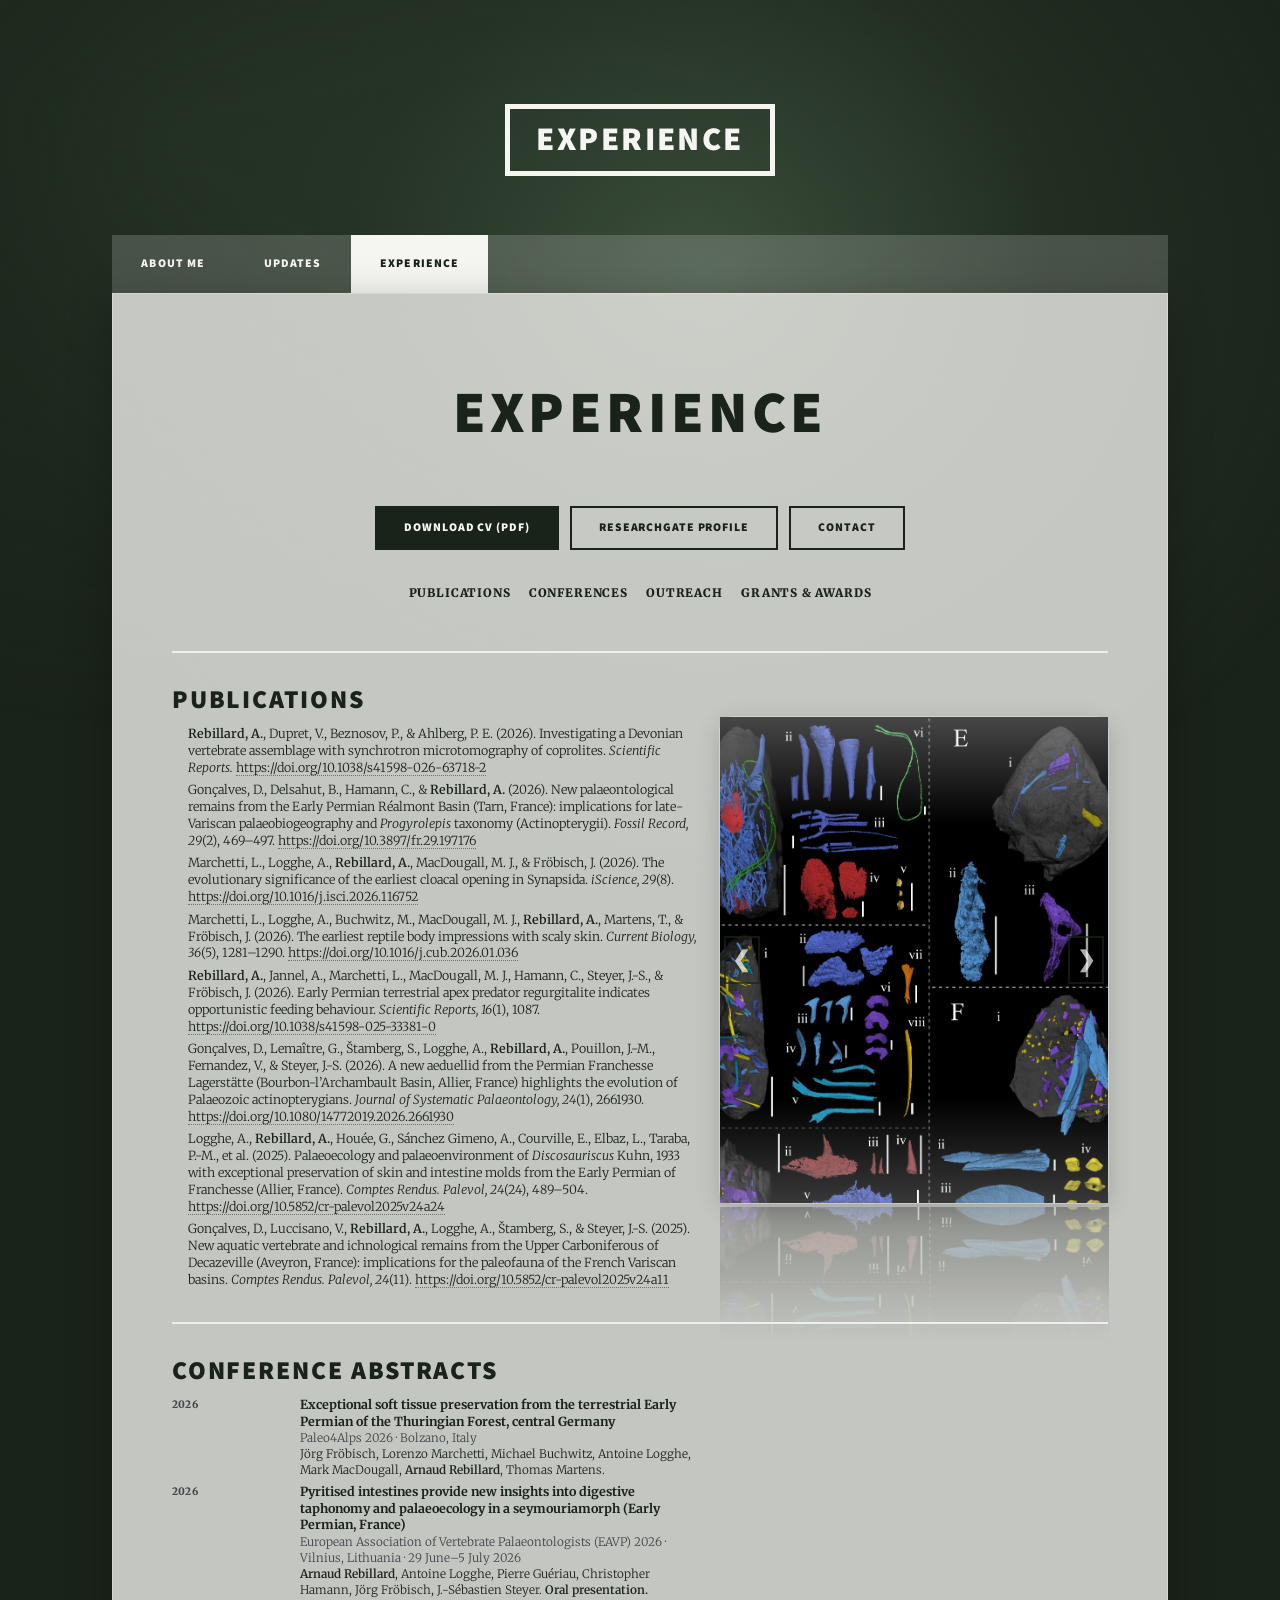
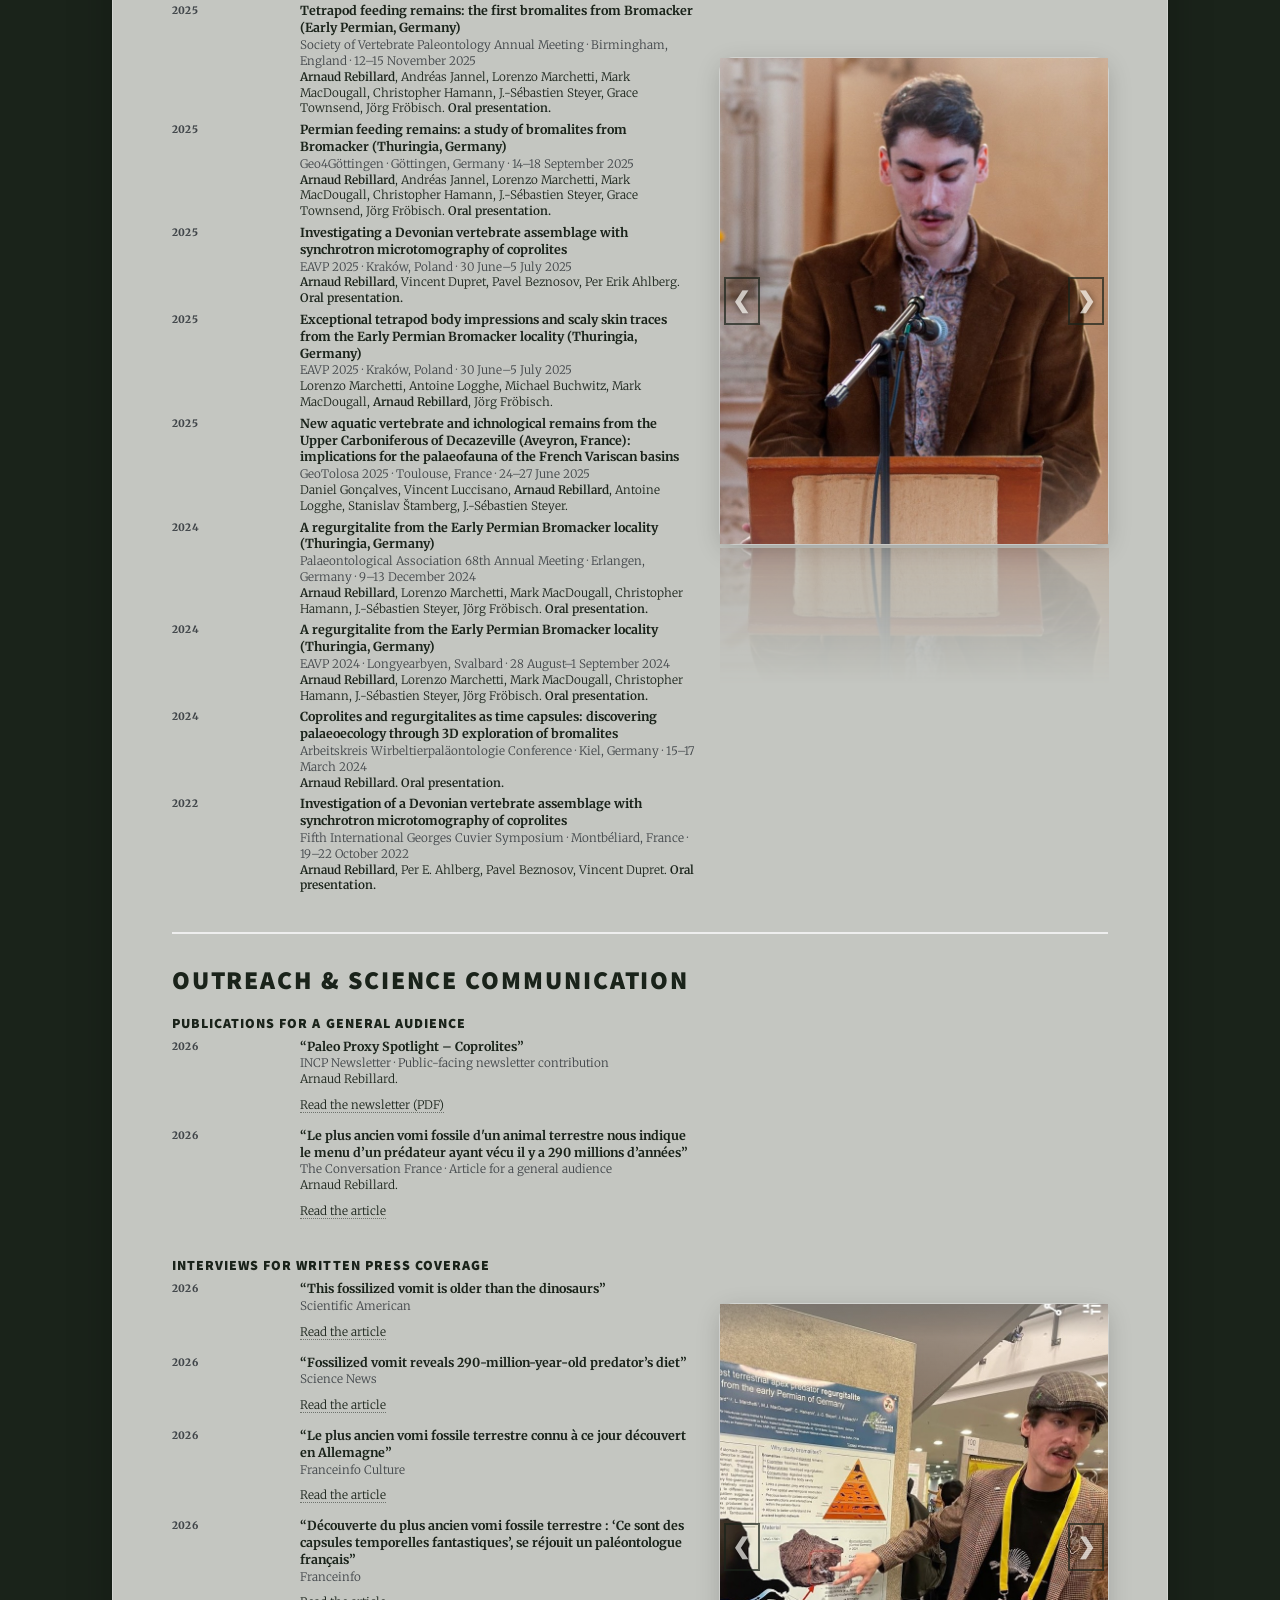
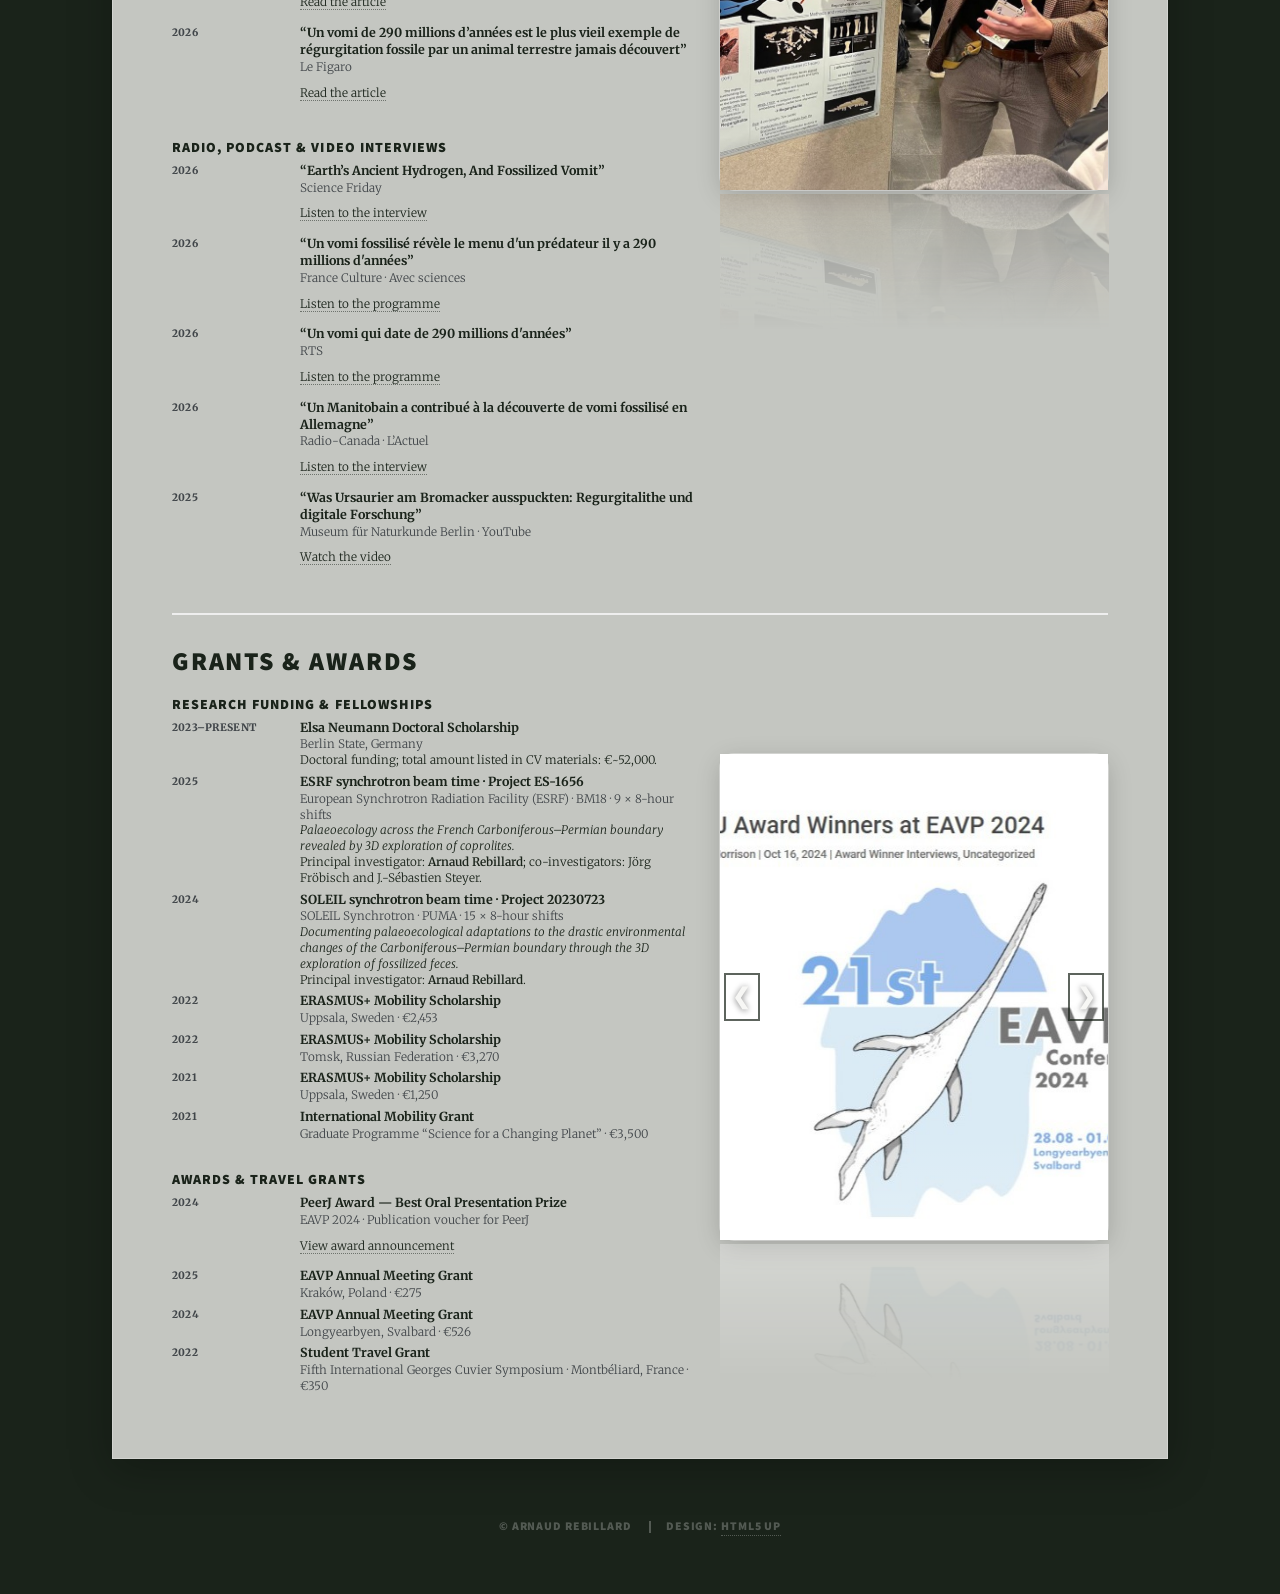
<file: experience.html>
<!DOCTYPE HTML>
<!--
    Academic CV / Experience page adapted for the Massively template.
    Template: Massively by HTML5 UP (CCA 3.0)
-->
<html lang="en">
<head>
    <title>Experience | Arnaud Rebillard</title>
    <meta charset="utf-8" />
    <meta name="viewport" content="width=device-width, initial-scale=1, user-scalable=no" />
    <link rel="stylesheet" href="assets/css/main.css" />
    <noscript><link rel="stylesheet" href="assets/css/noscript.css" /></noscript>

    <!-- Page-specific styles: these do not change the rest of the website. -->
    <style>
        .cv-intro { text-align: center; max-width: 760px; margin: 0 auto 3rem; }
        .cv-intro p { margin-bottom: 1.25rem; }
        .cv-actions { display: flex; justify-content: center; flex-wrap: wrap; gap: .75rem; }
        .cv-section { padding-top: 2.25rem; margin-top: 2.25rem; border-top: 2px solid #eeeeee; }
        .cv-section > p.section-intro, .publications-text > p.section-intro { margin-top: -0.75rem; color: #646d75; }
        .cv-entry { display: grid; grid-template-columns: 150px minmax(0, 1fr); gap: 1.5rem; padding: 1.25rem 0; border-bottom: 1px solid #e5e5e5; }
        .cv-entry:last-child { border-bottom: 0; }
        .cv-date { color: #404549; font-size: .85rem; font-weight: 800; letter-spacing: .06em; text-transform: uppercase; }
        .cv-entry h3 { margin: 0 0 .35rem; }
        .cv-entry .cv-meta { margin: 0 0 .6rem; color: #404549; font-size: .92rem; }
        .cv-entry p:last-child { margin-bottom: 0; }
        .cv-tags { display: flex; flex-wrap: wrap; gap: .5rem; padding: 0; list-style: none; margin: 1rem 0 0; }
        .cv-tags li { border: 1px solid #d9d9d9; padding: .35rem .65rem; font-size: .8rem; letter-spacing: .03em; }
        .publication-list { list-style: none; padding: 0; margin: 0; }
        .publication-list li { padding: 1.25rem 0; border-bottom: 1px solid #e5e5e5; }
        .publication-list li:last-child { border-bottom: 0; }
        .publication-list h3 { margin-bottom: .35rem; font-size: 1.05rem; }
        .publication-list p { margin: 0 0 .45rem; }
        .pub-meta { color: #717981; font-size: .9rem; }
        .cv-note { padding: 1rem 1.25rem; border-left: 4px solid #717981; background: rgba(144,144,144,.08); }
        .cv-subnav { display: flex; flex-wrap: wrap; justify-content: center; gap: .5rem 1.25rem; margin: 2rem 0 0; }
        .cv-subnav a { font-size: .8rem; font-weight: 900; letter-spacing: .07em; text-transform: uppercase; border-bottom: 0; }

        /* Narrower date column inside the left text column (carousel layout) */
        .publications-text .cv-entry { grid-template-columns: 110px minmax(0, 1fr); gap: 1.25rem; }

        @media screen and (max-width: 736px) {
            .cv-entry, .publications-text .cv-entry { grid-template-columns: 1fr; gap: .35rem; }
            .cv-date { margin-bottom: .15rem; }
        }
    </style>
</head>
<body class="is-preload">
<div id="wrapper">

    <header id="header">
        <a href="index.html" class="logo">Experience</a>
    </header>

    <nav id="nav">
        <ul class="links">
            <li><a href="index.html">About me</a></li>
            <li><a href="updates.html">Updates</a></li>
            <li class="active"><a href="experience.html">Experience</a></li>
        </ul>
        <ul class="icons">
            <li>
                <a href="https://www.researchgate.net/profile/Arnaud-Rebillard-3?ev=hdr_xprf"
                   target="_blank" rel="noopener noreferrer" class="icon brands fa-researchgate">
                    <span class="label">ResearchGate</span>
                </a>
            </li>
            <li>
                <a href="https://www.instagram.com/arnaud.rebillard.45/"
                   target="_blank" rel="noopener noreferrer" class="icon brands fa-instagram">
                    <span class="label">Instagram</span>
                </a>
            </li>
            <li>
                <a href="https://bsky.app/profile/arnaudrebillard.bsky.social"
                   target="_blank" rel="noopener noreferrer" class="icon brands fa-bluesky">
                    <span class="label">Bluesky</span>
                </a>
            </li>
            <li>
                <a href="https://www.linkedin.com/in/arnaud-rebillard-0517931b9/"
                   target="_blank" rel="noopener noreferrer" class="icon brands fa-linkedin">
                    <span class="label">LinkedIn</span>
                </a>
            </li>
            <li>
                <a href="mailto:arnaud.rebillard@mfn.berlin" class="icon solid fa-envelope">
                    <span class="label">Email</span>
                </a>
            </li>
        </ul>
    </nav>

    <div id="main">
        <section class="post">

            <header class="major">
                <h1>Experience</h1>
            </header>

            <div class="cv-intro">

                <div class="cv-actions">
                    <!-- Add your PDF to the website folder and update this path. -->
                    <a href="files/LATEST_Curriculum Vitae_A_REBILLARD2.pdf" target="_blank" class="button primary icon solid fa-download">Download CV (PDF)</a>
                    <a href="https://www.researchgate.net/profile/Arnaud-Rebillard-3?ev=hdr_xprf"
                       target="_blank" rel="noopener noreferrer" class="button">ResearchGate profile</a>
                    <a href="mailto:arnaud.rebillard@mfn.berlin" target="_blank" class="button">Contact</a>
                </div>
                <nav class="cv-subnav" aria-label="On this page">
                    <a href="#publications">Publications</a>
                    <a href="#conferences">Conferences</a>
                    <a href="#outreach">Outreach</a>
                    <a href="#grants-awards">Grants &amp; awards</a>
                </nav>
            </div>


            <!-- ===================== PUBLICATIONS ===================== -->
            <section id="publications" class="cv-section publications-layout">

                <div class="publications-text">
                    <h2>Publications</h2>

                    <ol class="publication-list">

                        <li>
                            <strong>Rebillard, A.</strong>, Dupret, V., Beznosov, P., &amp; Ahlberg, P. E. (2026).
                            Investigating a Devonian vertebrate assemblage with synchrotron
                            microtomography of coprolites.
                            <em>Scientific Reports.</em>
                            <a href="https://doi.org/10.1038/s41598-026-63718-2"
                            target="_blank" rel="noopener noreferrer">https://doi.org/10.1038/s41598-026-63718-2</a>
                        </li>

                        <li>
                            Gonçalves, D., Delsahut, B., Hamann, C., &amp;
                            <strong>Rebillard, A.</strong> (2026).
                            New palaeontological remains from the Early Permian Réalmont Basin
                            (Tarn, France): implications for late-Variscan palaeobiogeography
                            and <em>Progyrolepis</em> taxonomy (Actinopterygii).
                            <em>Fossil Record, 29</em>(2), 469–497.
                            <a href="https://doi.org/10.3897/fr.29.197176"
                            target="_blank" rel="noopener noreferrer">https://doi.org/10.3897/fr.29.197176</a>
                        </li>

                        <li>
                            Marchetti, L., Logghe, A., <strong>Rebillard, A.</strong>,
                            MacDougall, M. J., &amp; Fröbisch, J. (2026).
                            The evolutionary significance of the earliest cloacal opening in Synapsida.
                            <em>iScience, 29</em>(8).
                            <a href="https://doi.org/10.1016/j.isci.2026.116752" target="_blank" rel="noopener noreferrer">https://doi.org/10.1016/j.isci.2026.116752</a>
                        </li>

                        <li>
                            Marchetti, L., Logghe, A., Buchwitz, M., MacDougall, M. J.,
                            <strong>Rebillard, A.</strong>, Martens, T., &amp; Fröbisch, J. (2026).
                            The earliest reptile body impressions with scaly skin.
                            <em>Current Biology, 36</em>(5), 1281–1290.
                            <a href="https://doi.org/10.1016/j.cub.2026.01.036" target="_blank" rel="noopener noreferrer">https://doi.org/10.1016/j.cub.2026.01.036</a>
                        </li>

                        <li>
                            <strong>Rebillard, A.</strong>, Jannel, A., Marchetti, L.,
                            MacDougall, M. J., Hamann, C., Steyer, J.-S., &amp; Fröbisch, J. (2026).
                            Early Permian terrestrial apex predator regurgitalite indicates
                            opportunistic feeding behaviour.
                            <em>Scientific Reports, 16</em>(1), 1087.
                            <a href="https://doi.org/10.1038/s41598-025-33381-0"
                            target="_blank" rel="noopener noreferrer">https://doi.org/10.1038/s41598-025-33381-0</a>
                        </li>

                        <li>
                            Gonçalves, D., Lemaître, G., Štamberg, S., Logghe, A.,
                            <strong>Rebillard, A.</strong>, Pouillon, J.-M., Fernandez, V.,
                            &amp; Steyer, J.-S. (2026).
                            A new aeduellid from the Permian Franchesse Lagerstätte
                            (Bourbon-l’Archambault Basin, Allier, France) highlights the
                            evolution of Palaeozoic actinopterygians.
                            <em>Journal of Systematic Palaeontology, 24</em>(1), 2661930.
                            <a href="https://doi.org/10.1080/14772019.2026.2661930" target="_blank" rel="noopener noreferrer">https://doi.org/10.1080/14772019.2026.2661930</a>
                        </li>

                        <li>
                            Logghe, A., <strong>Rebillard, A.</strong>, Houée, G.,
                            Sánchez Gimeno, A., Courville, E., Elbaz, L., Taraba, P.-M., et al. (2025).
                            Palaeoecology and palaeoenvironment of <em>Discosauriscus</em>
                            Kuhn, 1933 with exceptional preservation of skin and intestine molds
                            from the Early Permian of Franchesse (Allier, France).
                            <em>Comptes Rendus. Palevol, 24</em>(24), 489–504.
                            <a href="https://doi.org/10.5852/cr-palevol2025v24a24" target="_blank" rel="noopener noreferrer">https://doi.org/10.5852/cr-palevol2025v24a24</a>
                        </li>

                        <li>
                            Gonçalves, D., Luccisano, V., <strong>Rebillard, A.</strong>,
                            Logghe, A., Štamberg, S., &amp; Steyer, J.-S. (2025).
                            New aquatic vertebrate and ichnological remains from the Upper
                            Carboniferous of Decazeville (Aveyron, France): implications for the
                            paleofauna of the French Variscan basins.
                            <em>Comptes Rendus. Palevol, 24</em>(11).
                            <a href="https://doi.org/10.5852/cr-palevol2025v24a11" target="_blank" rel="noopener noreferrer">https://doi.org/10.5852/cr-palevol2025v24a11</a>
                        </li>

                    </ol>
                </div>

                <div class="publication-carousel" aria-label="Palaeontological photography">
                    <div class="carousel-track">
                        <img src="images/carouselSula1.jpg" alt="Fossil specimen photograph" class="carousel-image active">
                        <img src="images/carouselcloaca.jpg" alt="Palaeontological specimen" class="carousel-image">
                        <img src="images/carouselRegurg.jpg" alt="Fossil close-up" class="carousel-image">
                        <img src="images/carouselSula2.jpg" alt="Fossil close-up" class="carousel-image">
                        <img src="images/carouselregurg2.jpg" alt="Fossil close-up" class="carousel-image">
                    </div>
                    <button type="button" class="carousel-arrow carousel-prev" aria-label="Previous photo">&#10094;</button>
                    <button type="button" class="carousel-arrow carousel-next" aria-label="Next photo">&#10095;</button>
                </div><!-- closes .publication-carousel (was missing) -->

            </section>


            <!-- ===================== CONFERENCES ===================== -->
            <section id="conferences" class="cv-section publications-layout">

                <div class="publications-text">
                    <h2>Conference abstracts</h2>

                    <article class="cv-entry">
                        <div class="cv-date">2026</div>
                        <div>
                            <h3>Exceptional soft tissue preservation from the terrestrial Early Permian of the Thuringian Forest, central Germany</h3>
                            <p class="cv-meta">Paleo4Alps 2026 · Bolzano, Italy </p>
                            <p>Jörg Fröbisch, Lorenzo Marchetti, Michael Buchwitz, Antoine Logghe, Mark MacDougall, <strong>Arnaud Rebillard</strong>, Thomas Martens.</p>
                        </div>
                    </article>

                    <article class="cv-entry">
                        <div class="cv-date">2026</div>
                        <div>
                            <h3>Pyritised intestines provide new insights into digestive taphonomy and palaeoecology in a seymouriamorph (Early Permian, France)</h3>
                            <p class="cv-meta">European Association of Vertebrate Palaeontologists (EAVP) 2026 · Vilnius, Lithuania · 29 June–5 July 2026</p>
                            <p><strong>Arnaud Rebillard</strong>, Antoine Logghe, Pierre Guériau, Christopher Hamann, Jörg Fröbisch, J.-Sébastien Steyer. <strong>Oral presentation.</strong></p>
                        </div>
                    </article>

                    <article class="cv-entry">
                        <div class="cv-date">2025</div>
                        <div>
                            <h3>Tetrapod feeding remains: the first bromalites from Bromacker (Early Permian, Germany)</h3>
                            <p class="cv-meta">Society of Vertebrate Paleontology Annual Meeting · Birmingham, England · 12–15 November 2025</p>
                            <p><strong>Arnaud Rebillard</strong>, Andréas Jannel, Lorenzo Marchetti, Mark MacDougall, Christopher Hamann, J.-Sébastien Steyer, Grace Townsend, Jörg Fröbisch. <strong>Oral presentation.</strong></p>
                        </div>
                    </article>

                    <article class="cv-entry">
                        <div class="cv-date">2025</div>
                        <div>
                            <h3>Permian feeding remains: a study of bromalites from Bromacker (Thuringia, Germany)</h3>
                            <p class="cv-meta">Geo4Göttingen · Göttingen, Germany · 14–18 September 2025</p>
                            <p><strong>Arnaud Rebillard</strong>, Andréas Jannel, Lorenzo Marchetti, Mark MacDougall, Christopher Hamann, J.-Sébastien Steyer, Grace Townsend, Jörg Fröbisch. <strong>Oral presentation.</strong></p>
                        </div>
                    </article>

                    <article class="cv-entry">
                        <div class="cv-date">2025</div>
                        <div>
                            <h3>Investigating a Devonian vertebrate assemblage with synchrotron microtomography of coprolites</h3>
                            <p class="cv-meta">EAVP 2025 · Kraków, Poland · 30 June–5 July 2025</p>
                            <p><strong>Arnaud Rebillard</strong>, Vincent Dupret, Pavel Beznosov, Per Erik Ahlberg. <strong>Oral presentation.</strong></p>
                        </div>
                    </article>

                    <article class="cv-entry">
                        <div class="cv-date">2025</div>
                        <div>
                            <h3>Exceptional tetrapod body impressions and scaly skin traces from the Early Permian Bromacker locality (Thuringia, Germany)</h3>
                            <p class="cv-meta">EAVP 2025 · Kraków, Poland · 30 June–5 July 2025</p>
                            <p>Lorenzo Marchetti, Antoine Logghe, Michael Buchwitz, Mark MacDougall, <strong>Arnaud Rebillard</strong>, Jörg Fröbisch.</p>
                        </div>
                    </article>

                    <article class="cv-entry">
                        <div class="cv-date">2025</div>
                        <div>
                            <h3>New aquatic vertebrate and ichnological remains from the Upper Carboniferous of Decazeville (Aveyron, France): implications for the palaeofauna of the French Variscan basins</h3>
                            <p class="cv-meta">GeoTolosa 2025 · Toulouse, France · 24–27 June 2025</p>
                            <p>Daniel Gonçalves, Vincent Luccisano, <strong>Arnaud Rebillard</strong>, Antoine Logghe, Stanislav Štamberg, J.-Sébastien Steyer.</p>
                        </div>
                    </article>

                    <article class="cv-entry">
                        <div class="cv-date">2024</div>
                        <div>
                            <h3>A regurgitalite from the Early Permian Bromacker locality (Thuringia, Germany)</h3>
                            <p class="cv-meta">Palaeontological Association 68th Annual Meeting · Erlangen, Germany · 9–13 December 2024</p>
                            <p><strong>Arnaud Rebillard</strong>, Lorenzo Marchetti, Mark MacDougall, Christopher Hamann, J.-Sébastien Steyer, Jörg Fröbisch. <strong>Oral presentation.</strong></p>
                        </div>
                    </article>

                    <article class="cv-entry">
                        <div class="cv-date">2024</div>
                        <div>
                            <h3>A regurgitalite from the Early Permian Bromacker locality (Thuringia, Germany)</h3>
                            <p class="cv-meta">EAVP 2024 · Longyearbyen, Svalbard · 28 August–1 September 2024</p>
                            <p><strong>Arnaud Rebillard</strong>, Lorenzo Marchetti, Mark MacDougall, Christopher Hamann, J.-Sébastien Steyer, Jörg Fröbisch. <strong>Oral presentation.</strong></p>
                        </div>
                    </article>

                    <article class="cv-entry">
                        <div class="cv-date">2024</div>
                        <div>
                            <h3>Coprolites and regurgitalites as time capsules: discovering palaeoecology through 3D exploration of bromalites</h3>
                            <p class="cv-meta">Arbeitskreis Wirbeltierpaläontologie Conference · Kiel, Germany · 15–17 March 2024</p>
                            <p><strong>Arnaud Rebillard.</strong> <strong>Oral presentation.</strong></p>
                        </div>
                    </article>

                    <article class="cv-entry">
                        <div class="cv-date">2022</div>
                        <div>
                            <h3>Investigation of a Devonian vertebrate assemblage with synchrotron microtomography of coprolites</h3>
                            <p class="cv-meta">Fifth International Georges Cuvier Symposium · Montbéliard, France · 19–22 October 2022</p>
                            <p><strong>Arnaud Rebillard</strong>, Per E. Ahlberg, Pavel Beznosov, Vincent Dupret. <strong>Oral presentation.</strong></p>
                        </div>
                    </article>
                </div>

                <div class="publication-carousel" aria-label="Conference photography">
                    <div class="carousel-track">
                        <img src="images/conference3.jpg" alt="Presenting at a conference" class="carousel-image active">
                        <img src="images/conference2.jpg" alt="Conference poster" class="carousel-image">
                        <img src="images/conference1.jpg" alt="Conference talk" class="carousel-image">
                    </div>
                    <button type="button" class="carousel-arrow carousel-prev" aria-label="Previous photo">&#10094;</button>
                    <button type="button" class="carousel-arrow carousel-next" aria-label="Next photo">&#10095;</button>
                </div>

            </section>


            <!-- ===================== OUTREACH ===================== -->
            <section id="outreach" class="cv-section publications-layout">

                <div class="publications-text">
                    <h2>Outreach &amp; science communication</h2>
                    <h3>Publications for a general audience</h3>
                    <article class="cv-entry">
                        <div class="cv-date">2026</div>
                        <div>
                            <h3>“Paleo Proxy Spotlight – Coprolites”</h3>
                            <p class="cv-meta">INCP Newsletter · Public-facing newsletter contribution</p>
                            <p>Arnaud Rebillard.</p>
                            <a href="https://conservationpaleorcn.org/wp-content/uploads/2026/10/CPN-Newsletter_-30-Sept-2026.pdf" target="_blank" rel="noopener noreferrer">Read the newsletter (PDF)</a>
                        </div>
                    </article>
                    <article class="cv-entry">
                        <div class="cv-date">2026</div>
                        <div>
                            <h3>“Le plus ancien vomi fossile d'un animal terrestre nous indique le menu d’un prédateur ayant vécu il y a 290 millions d’années”</h3>
                            <p class="cv-meta">The Conversation France · Article for a general audience</p>
                            <p>Arnaud Rebillard.</p>
                            <a href="https://doi.org/10.64628/AAK.dtyj5yfth" target="_blank" rel="noopener noreferrer">Read the article</a>
                        </div>
                    </article>

                    <h3 style="margin-top: 2rem;">Interviews for written press coverage</h3>
                    <article class="cv-entry">
                        <div class="cv-date">2026</div>
                        <div>
                            <h3>“This fossilized vomit is older than the dinosaurs”</h3>
                            <p class="cv-meta">Scientific American</p>
                            <a href="https://www.scientificamerican.com/article/this-fossilized-vomit-is-older-than-the-dinosaurs" target="_blank" rel="noopener noreferrer">Read the article</a>
                        </div>
                    </article>
                    <article class="cv-entry">
                        <div class="cv-date">2026</div>
                        <div>
                            <h3>“Fossilized vomit reveals 290-million-year-old predator’s diet”</h3>
                            <p class="cv-meta">Science News</p>
                            <a href="https://www.sciencenews.org/article/fossilized-vomit-reveal-predator-diet" target="_blank" rel="noopener noreferrer">Read the article</a>
                        </div>
                    </article>
                    <article class="cv-entry">
                        <div class="cv-date">2026</div>
                        <div>
                            <h3>“Le plus ancien vomi fossile terrestre connu à ce jour découvert en Allemagne”</h3>
                            <p class="cv-meta">Franceinfo Culture</p>
                            <a href="https://www.franceinfo.fr/culture/patrimoine/histoire/le-plus-ancien-vomi-fossile-terrestre-connu-a-ce-jour-decouvert-en-allemagne_7772513.html" target="_blank" rel="noopener noreferrer">Read the article</a>
                        </div>
                    </article>
                    <article class="cv-entry">
                        <div class="cv-date">2026</div>
                        <div>
                            <h3>“Découverte du plus ancien vomi fossile terrestre : ‘Ce sont des capsules temporelles fantastiques’, se réjouit un paléontologue français”</h3>
                            <p class="cv-meta">Franceinfo</p>
                            <a href="https://www.franceinfo.fr/sante/decouverte-scientifique/decouverte-du-plus-ancien-vomi-fossile-terrestre-ce-sont-des-capsules-temporelles-fantastiques-se-rejouit-un-paleontologue-francais_7774697.html" target="_blank" rel="noopener noreferrer">Read the article</a>
                        </div>
                    </article>
                    <article class="cv-entry">
                        <div class="cv-date">2026</div>
                        <div>
                            <h3>“Un vomi de 290 millions d’années est le plus vieil exemple de régurgitation fossile par un animal terrestre jamais découvert”</h3>
                            <p class="cv-meta">Le Figaro</p>
                            <a href="https://www.lefigaro.fr/sciences/un-vomi-de-290-millions-d-annees-est-le-plus-vieil-exemple-de-regurgitation-fossile-jamais-decouvert-20260131" target="_blank" rel="noopener noreferrer">Read the article</a>
                        </div>
                    </article>

                    <h3 style="margin-top: 2rem;">Radio, podcast &amp; video interviews</h3>
                    <article class="cv-entry">
                        <div class="cv-date">2026</div>
                        <div>
                            <h3>“Earth’s Ancient Hydrogen, And Fossilized Vomit”</h3>
                            <p class="cv-meta">Science Friday</p>
                            <a href="https://sciencefriday.com/segments/hydrogen-earths-core-fossilized-vomit/" target="_blank" rel="noopener noreferrer">Listen to the interview</a>
                        </div>
                    </article>
                    <article class="cv-entry">
                        <div class="cv-date">2026</div>
                        <div>
                            <h3>“Un vomi fossilisé révèle le menu d'un prédateur il y a 290 millions d'années”</h3>
                            <p class="cv-meta">France Culture · Avec sciences</p>
                            <a href="https://www.radiofrance.fr/franceculture/podcasts/avec-sciences/un-vomi-fossilise-revele-le-menu-d-un-predateur-il-y-a-290-millions-d-annees-3277510" target="_blank" rel="noopener noreferrer">Listen to the programme</a>
                        </div>
                    </article>
                    <article class="cv-entry">
                        <div class="cv-date">2026</div>
                        <div>
                            <h3>“Un vomi qui date de 290 millions d'années”</h3>
                            <p class="cv-meta">RTS</p>
                            <a href="https://www.rts.ch/audio-podcast/2026/audio/un-vomi-qui-date-de-290-millions-d-annees-29137529.html" target="_blank" rel="noopener noreferrer">Listen to the programme</a>
                        </div>
                    </article>
                    <article class="cv-entry">
                        <div class="cv-date">2026</div>
                        <div>
                            <h3>“Un Manitobain a contribué à la découverte de vomi fossilisé en Allemagne”</h3>
                            <p class="cv-meta">Radio-Canada · L’Actuel</p>
                            <a href="https://ici.radio-canada.ca/ohdio/premiere/emissions/l-actuel/segments/rattrapage/2305130/vomi-fossilise-prehistorique-decouvert-en-allemagne" target="_blank" rel="noopener noreferrer">Listen to the interview</a>
                        </div>
                    </article>
                    <article class="cv-entry">
                        <div class="cv-date">2025</div>
                        <div>
                            <h3>“Was Ursaurier am Bromacker ausspuckten: Regurgitalithe und digitale Forschung”</h3>
                            <p class="cv-meta">Museum für Naturkunde Berlin · YouTube</p>
                            <a href="https://www.youtube.com/watch?v=AL6JNx__F3M" target="_blank" rel="noopener noreferrer">Watch the video</a>
                        </div>
                    </article>
                </div>

                <div class="publication-carousel" aria-label="Outreach and press photography">
                    <div class="carousel-track">
                        <img src="images/outreach2.jpg" alt="ConferenceErlangen" class="carousel-image active">
                        <img src="images/outreach1.jpg" alt="montbeliard" class="carousel-image">
                        <img src="images/outreach3.jpg" alt="youtube" class="carousel-image">
                        <img src="images/outreach4.jpg" alt="youtube" class="carousel-image">
                    </div>
                    <button type="button" class="carousel-arrow carousel-prev" aria-label="Previous photo">&#10094;</button>
                    <button type="button" class="carousel-arrow carousel-next" aria-label="Next photo">&#10095;</button>
                </div>

            </section>


            <!-- ===================== GRANTS & AWARDS ===================== -->
            <section id="grants-awards" class="cv-section publications-layout">

                <div class="publications-text">
                    <h2>Grants &amp; awards</h2>

                    <h3>Research funding &amp; fellowships</h3>
                    <article class="cv-entry">
                        <div class="cv-date">2023–present</div>
                        <div>
                            <h3>Elsa Neumann Doctoral Scholarship</h3>
                            <p class="cv-meta">Berlin State, Germany</p>
                            <p>Doctoral funding; total amount listed in CV materials: €~52,000.</p>
                        </div>
                    </article>
                    <article class="cv-entry">
                        <div class="cv-date">2025</div>
                        <div>
                            <h3>ESRF synchrotron beam time · Project ES-1656</h3>
                            <p class="cv-meta">European Synchrotron Radiation Facility (ESRF) · BM18 · 9 × 8-hour shifts</p>
                            <p><em>Palaeoecology across the French Carboniferous–Permian boundary revealed by 3D exploration of coprolites.</em></p>
                            <p>Principal investigator: <strong>Arnaud Rebillard</strong>; co-investigators: Jörg Fröbisch and J.-Sébastien Steyer.</p>
                        </div>
                    </article>
                    <article class="cv-entry">
                        <div class="cv-date">2024</div>
                        <div>
                            <h3>SOLEIL synchrotron beam time · Project 20230723</h3>
                            <p class="cv-meta">SOLEIL Synchrotron · PUMA · 15 × 8-hour shifts</p>
                            <p><em>Documenting palaeoecological adaptations to the drastic environmental changes of the Carboniferous–Permian boundary through the 3D exploration of fossilized feces.</em></p>
                            <p>Principal investigator: <strong>Arnaud Rebillard</strong>.</p>
                        </div>
                    </article>
                    <article class="cv-entry">
                        <div class="cv-date">2022</div>
                        <div>
                            <h3>ERASMUS+ Mobility Scholarship</h3>
                            <p class="cv-meta">Uppsala, Sweden · €2,453</p>
                        </div>
                    </article>
                    <article class="cv-entry">
                        <div class="cv-date">2022</div>
                        <div>
                            <h3>ERASMUS+ Mobility Scholarship</h3>
                            <p class="cv-meta">Tomsk, Russian Federation · €3,270</p>
                        </div>
                    </article>
                    <article class="cv-entry">
                        <div class="cv-date">2021</div>
                        <div>
                            <h3>ERASMUS+ Mobility Scholarship</h3>
                            <p class="cv-meta">Uppsala, Sweden · €1,250</p>
                        </div>
                    </article>
                    <article class="cv-entry">
                        <div class="cv-date">2021</div>
                        <div>
                            <h3>International Mobility Grant</h3>
                            <p class="cv-meta">Graduate Programme “Science for a Changing Planet” · €3,500</p>
                        </div>
                    </article>

                    <h3 style="margin-top: 2rem;">Awards &amp; travel grants</h3>
                    <article class="cv-entry">
                        <div class="cv-date">2024</div>
                        <div>
                            <h3>PeerJ Award — Best Oral Presentation Prize</h3>
                            <p class="cv-meta">EAVP 2024 · Publication voucher for PeerJ</p>
                            <a href="https://peerj.com/blog/post/115284889868/peerj-award-winners-at-eavp-2024/" target="_blank" rel="noopener noreferrer">View award announcement</a>
                        </div>
                    </article>
                    <article class="cv-entry">
                        <div class="cv-date">2025</div>
                        <div>
                            <h3>EAVP Annual Meeting Grant</h3>
                            <p class="cv-meta">Kraków, Poland · €275</p>
                        </div>
                    </article>
                    <article class="cv-entry">
                        <div class="cv-date">2024</div>
                        <div>
                            <h3>EAVP Annual Meeting Grant</h3>
                            <p class="cv-meta">Longyearbyen, Svalbard · €526</p>
                        </div>
                    </article>
                    <article class="cv-entry">
                        <div class="cv-date">2022</div>
                        <div>
                            <h3>Student Travel Grant</h3>
                            <p class="cv-meta">Fifth International Georges Cuvier Symposium · Montbéliard, France · €350</p>
                        </div>
                    </article>
                </div>

                <div class="publication-carousel" aria-label="Synchrotron and award photography">
                    <div class="carousel-track">
                        <img src="images/award1.jpg" alt="Synchrotron beamline" class="carousel-image active">
                        <img src="images/award2.jpg" alt="Synchrotron experiment setup" class="carousel-image">
                    </div>
                    <button type="button" class="carousel-arrow carousel-prev" aria-label="Previous photo">&#10094;</button>
                    <button type="button" class="carousel-arrow carousel-next" aria-label="Next photo">&#10095;</button>
                </div>

            </section>

        </section>
    </div>

    <div id="copyright">
        <ul>
            <li>&copy; Arnaud Rebillard</li>
            <li>Design: <a href="https://html5up.net">HTML5 UP</a></li>
        </ul>
    </div>
</div>

<script src="assets/js/jquery.min.js"></script>
<script src="assets/js/jquery.scrollex.min.js"></script>
<script src="assets/js/jquery.scrolly.min.js"></script>
<script src="assets/js/browser.min.js"></script>
<script src="assets/js/breakpoints.min.js"></script>
<script src="assets/js/util.js"></script>
<script src="assets/js/main.js"></script>
<script>
document.querySelectorAll(".publication-carousel").forEach(carousel => {
    const images = carousel.querySelectorAll(".carousel-image");
    const prevButton = carousel.querySelector(".carousel-prev");
    const nextButton = carousel.querySelector(".carousel-next");

    if (images.length < 2) return;

    // Mirrored copy used as the reflection
    const reflection = document.createElement("div");
    reflection.className = "carousel-reflection";
    reflection.setAttribute("aria-hidden", "true");
    const trackClone = carousel.querySelector(".carousel-track").cloneNode(true);
    trackClone.querySelectorAll("img").forEach(img => img.alt = "");
    reflection.appendChild(trackClone);
    carousel.appendChild(reflection);
    const reflectedImages = trackClone.querySelectorAll(".carousel-image");

    let currentIndex = 0;
    let timer;

    function showImage(index) {
        images[currentIndex].classList.remove("active");
        reflectedImages[currentIndex].classList.remove("active");
        currentIndex = (index + images.length) % images.length;
        images[currentIndex].classList.add("active");
        reflectedImages[currentIndex].classList.add("active");
    }

    function nextImage() { showImage(currentIndex + 1); }
    function previousImage() { showImage(currentIndex - 1); }

    function restartTimer() {
        clearInterval(timer);
        timer = setInterval(nextImage, 5000);
    }

    nextButton.addEventListener("click", () => { nextImage(); restartTimer(); });
    prevButton.addEventListener("click", () => { previousImage(); restartTimer(); });

    restartTimer();
});
</script>
</body>
</html>
</file>
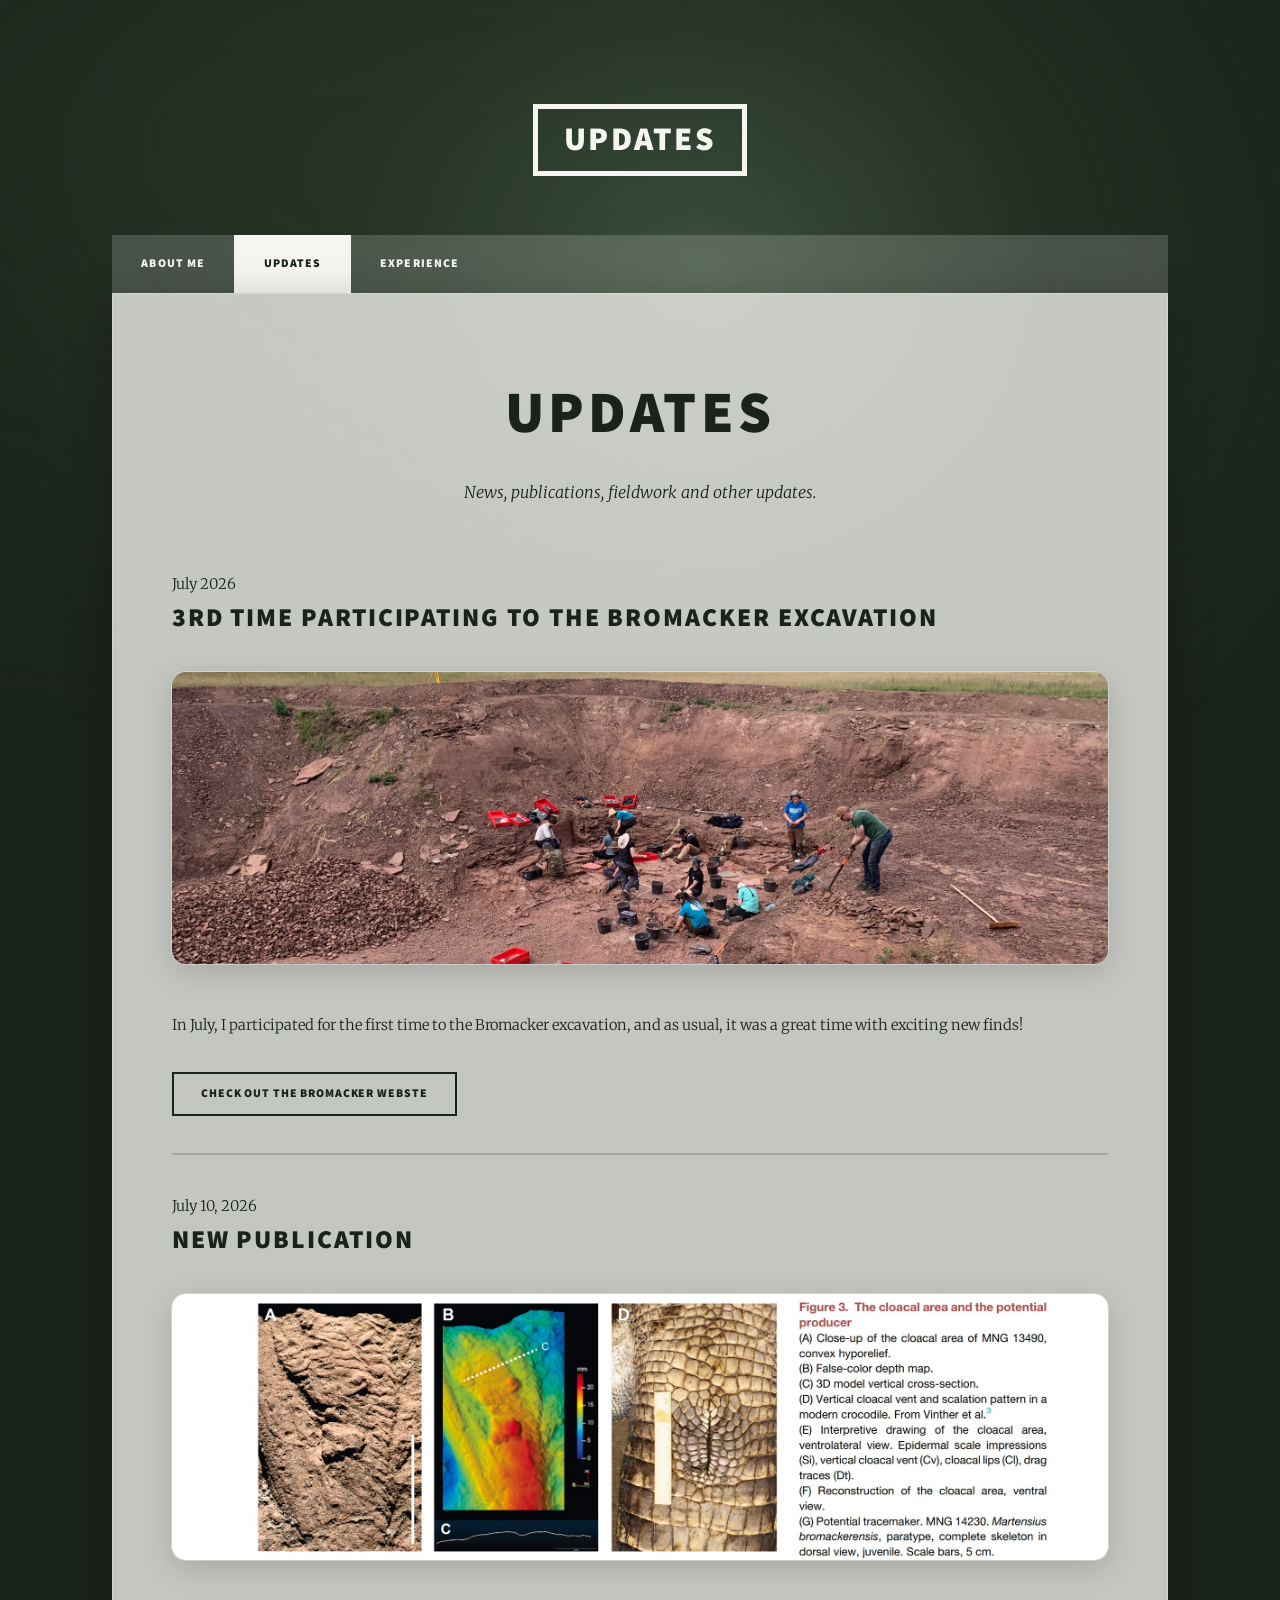
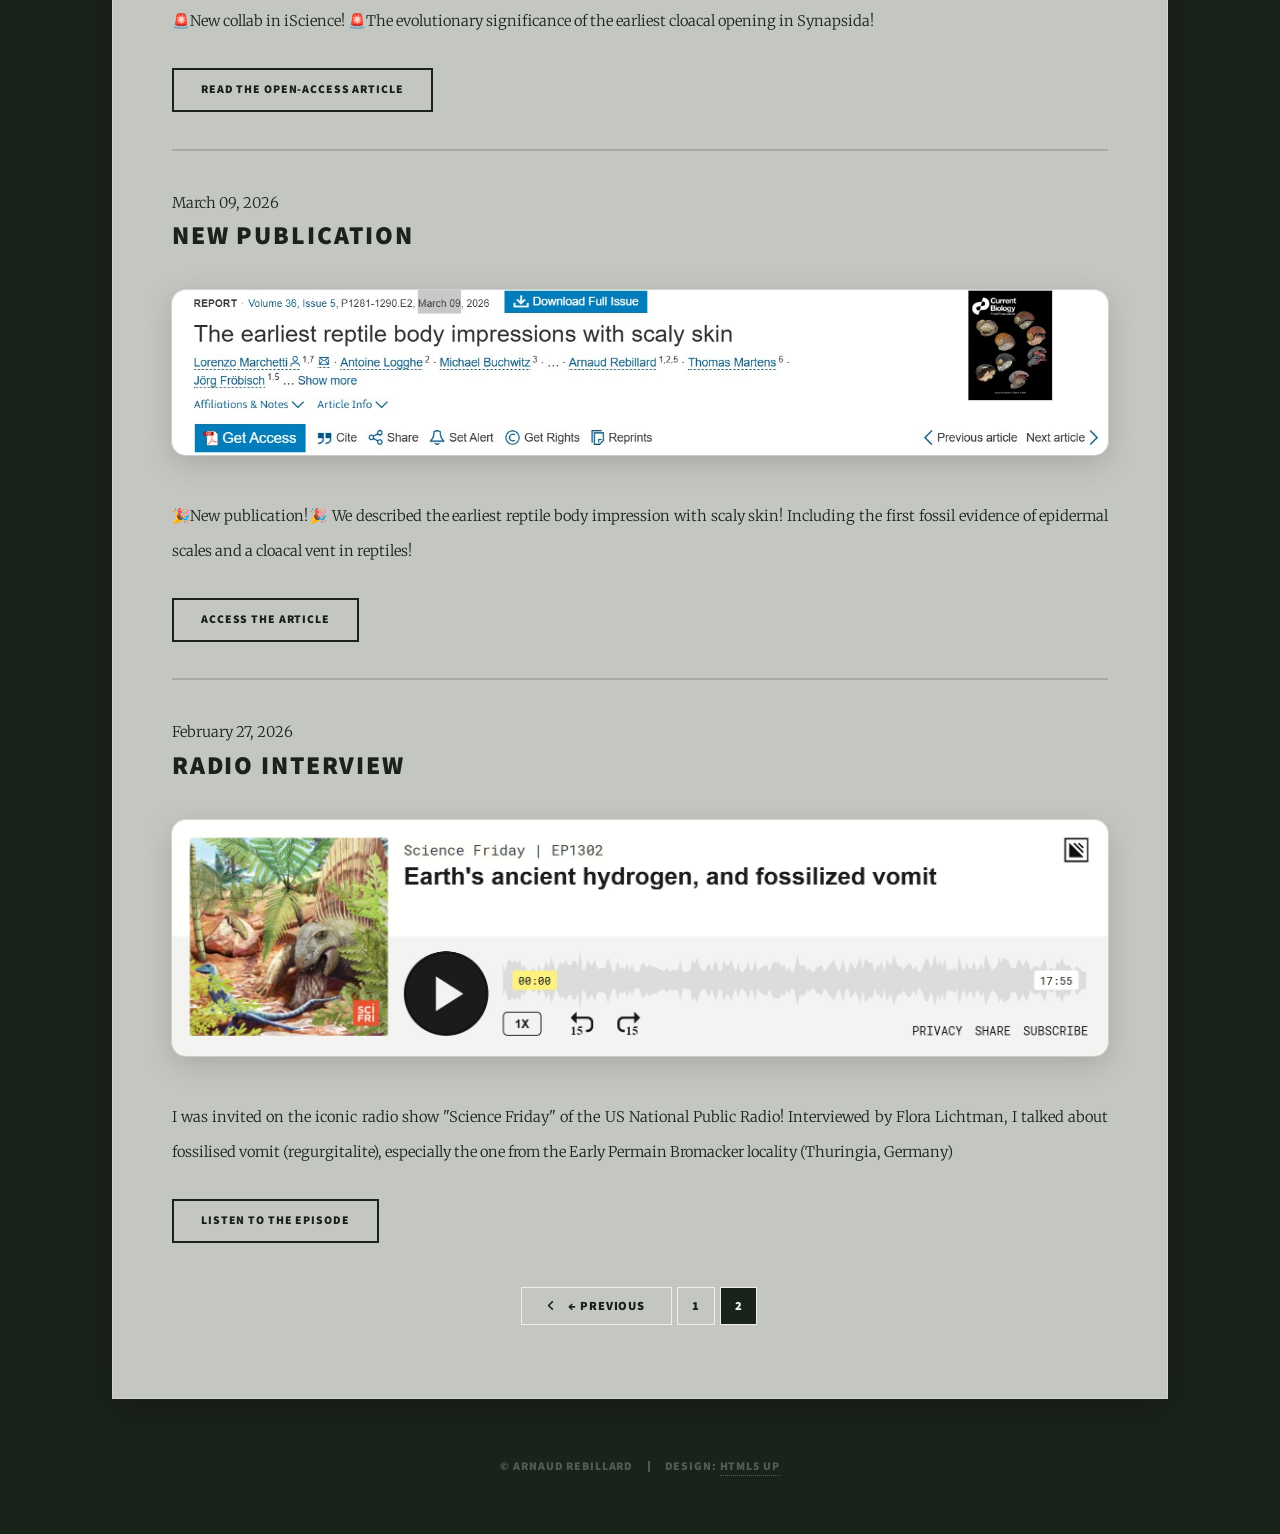
<file: updates-2.html>
<!DOCTYPE HTML>
<!--
	Massively by HTML5 UP
	html5up.net | @ajlkn
	Free for personal and commercial use under the CCA 3.0 license (html5up.net/license)
-->
<html>
	<head>
		<title>Updates | Arnaud Rebillard</title>
		<meta charset="utf-8" />
		<meta name="viewport" content="width=device-width, initial-scale=1, user-scalable=no" />
		<link rel="stylesheet" href="assets/css/main.css" />
		<noscript><link rel="stylesheet" href="assets/css/noscript.css" /></noscript>
	</head>
	<body class="is-preload">

		<!-- Wrapper -->
			<div id="wrapper">

				<!-- Header -->
					<header id="header">
						<a href="index.html" class="logo">Updates</a>
					</header>

				<!-- Nav -->
					<nav id="nav">
						<ul class="links">
							<li ><a href="index.html">About me</a></li>
							<li class="active"><a href="updates.html">Updates</a></li>
							<li><a href="experience.html">Experience</a></li>
						</ul>
						<ul class="icons">
							<ul class="icons">
																<li>
									<a href="https://www.researchgate.net/profile/Arnaud-Rebillard-3?ev=hdr_xprf"
									target="_blank" rel="noopener noreferrer"
									class="icon brands fa-researchgate">
										<span class="label">ResearchGate</span>
									</a>
								</li>

								<li>
									<a href="https://www.instagram.com/arnaud.rebillard.45/"
									target="_blank" rel="noopener noreferrer"
									class="icon brands fa-instagram">
										<span class="label">Instagram</span>
									</a>
								</li>

								<li>
									<a href="https://bsky.app/profile/arnaudrebillard.bsky.social"
									target="_blank" rel="noopener noreferrer"
									class="icon brands fa-bluesky">
										<span class="label">Bluesky</span>
									</a>
								</li>

								<li>
									<a href="https://www.linkedin.com/in/arnaud-rebillard-0517931b9/"
									target="_blank" rel="noopener noreferrer"
									class="icon brands fa-linkedin">
										<span class="label">LinkedIn</span>
									</a>
								</li>

								<li>
									<a href="mailto:arnaud.rebillard@mfn.berlin" target="_blank"
									class="icon solid fa-envelope">
										<span class="label">Email</span>
									</a>
								</li>
							</ul>
						</ul>
					</nav>

				<!-- Main -->
					<div id="main">

						<!-- Post -->
						<section class="post">

							<header class="major">
								<h1>Updates</h1>
								<p>News, publications, fieldwork and other updates.</p>
							</header>

							<div class="updates-grid">

								<!-- Update 1 -->
								<article class="update-card">
									<span class="date">July 2026</span>
									<h2>3rd time participating to the Bromacker Excavation</h2>
									<a href="https://bromacker.de/en.html" target="_blank" class="image fit">
										<img src="images/bromacker1.jpg" alt="Bromacker">
									</a>
									<p>
										In July, I participated for the first time to the Bromacker excavation, and as usual, it was a great time with exciting new finds!
									</p>
									<a href="https://bromacker.de/en.html" target="_blank" class="button">Check out the Bromacker Webste</a>
								</article>
							
								<!-- Update 2 -->
								<article class="update-card">
									<span class="date">July 10, 2026</span>
									<h2>New publication</h2>
									<a href="https://www.sciencedirect.com/science/article/pii/S2589004226021309" target="_blank" class="image fit">
										<img src="images/claoca1.jpg" alt="cloaca1">
									</a>
									<p>
										🚨New collab in iScience! 🚨The evolutionary significance of the earliest cloacal opening in Synapsida! 
									</p>
									<a href="https://www.sciencedirect.com/science/article/pii/S2589004226021309" target="_blank" class="button">Read the open-access article</a>
								</article>

								<!-- Update 3 -->
								<article class="update-card">
									<span class="date">March 09, 2026</span>
									<h2>New publication</h2>
									<a href="https://www.cell.com/current-biology/abstract/S0960-9822(2600075-8" target="_blank" class="image fit">
										<img src="images/cloaca2.jpg" alt="cloaca2">
									</a>
									<p>
										🎉New publication!🎉 We described the earliest reptile body impression with scaly skin! Including the first fossil evidence of epidermal scales and a cloacal vent in reptiles!
									</p>
									<a href="https://www.cell.com/current-biology/abstract/S0960-9822(2600075-8" target="_blank" class="button">Access the  article</a>
								</article>

								<!-- Update 4 -->
								<article class="update-card">
									<span class="date">February 27, 2026</span>
									<h2>Radio interview</h2>
									<a href="https://www.sciencefriday.com/segments/hydrogen-earths-core-fossilized-vomit/" target="_blank" class="image fit">
										<img src="images/podcast1.jpg" alt="podcast1">
									</a>
									<p>
										I was invited on the iconic radio show "Science Friday" of the US National Public Radio! Interviewed by Flora Lichtman, I talked about fossilised vomit (regurgitalite), especially the one from the Early Permain Bromacker locality (Thuringia, Germany)
									</p>
									<a href="https://www.sciencefriday.com/segments/hydrogen-earths-core-fossilized-vomit/" target="_blank" class="button">Listen to the episode</a>
								</article>

							</div>
							<!-- Pagination -->
								<div class="pagination">
									<a href="updates.html" class="previous">&larr; Previous</a>
									<a href="updates.html" class="page">1</a>
									<a href="updates-2.html" class="page active">2</a>

								</div>

						</section>

					</div>

				

				<!-- Copyright -->
					<div id="copyright">
						<ul><li>&copy; Arnaud Rebillard</li><li>Design: <a href="https://html5up.net">HTML5 UP</a></li></ul>
					</div>

			</div>

		<!-- Scripts -->
			<script src="assets/js/jquery.min.js"></script>
			<script src="assets/js/jquery.scrollex.min.js"></script>
			<script src="assets/js/jquery.scrolly.min.js"></script>
			<script src="assets/js/browser.min.js"></script>
			<script src="assets/js/breakpoints.min.js"></script>
			<script src="assets/js/util.js"></script>
			<script src="assets/js/main.js"></script>

			<script>
			(function () {
				var cards = document.querySelectorAll(".update-card");
				if (!("IntersectionObserver" in window)) return;   // no support: everything stays visible

				var observer = new IntersectionObserver(function (entries) {
					entries.forEach(function (entry) {
						if (entry.isIntersecting) {
							entry.target.classList.add("is-visible");
							observer.unobserve(entry.target);       // animate once only
						}
					});
				}, { threshold: 0.12 });

				cards.forEach(function (card) {
					card.classList.add("reveal-ready");
					observer.observe(card);
				});
			})();
</script>
	</body>
</html>
</file>
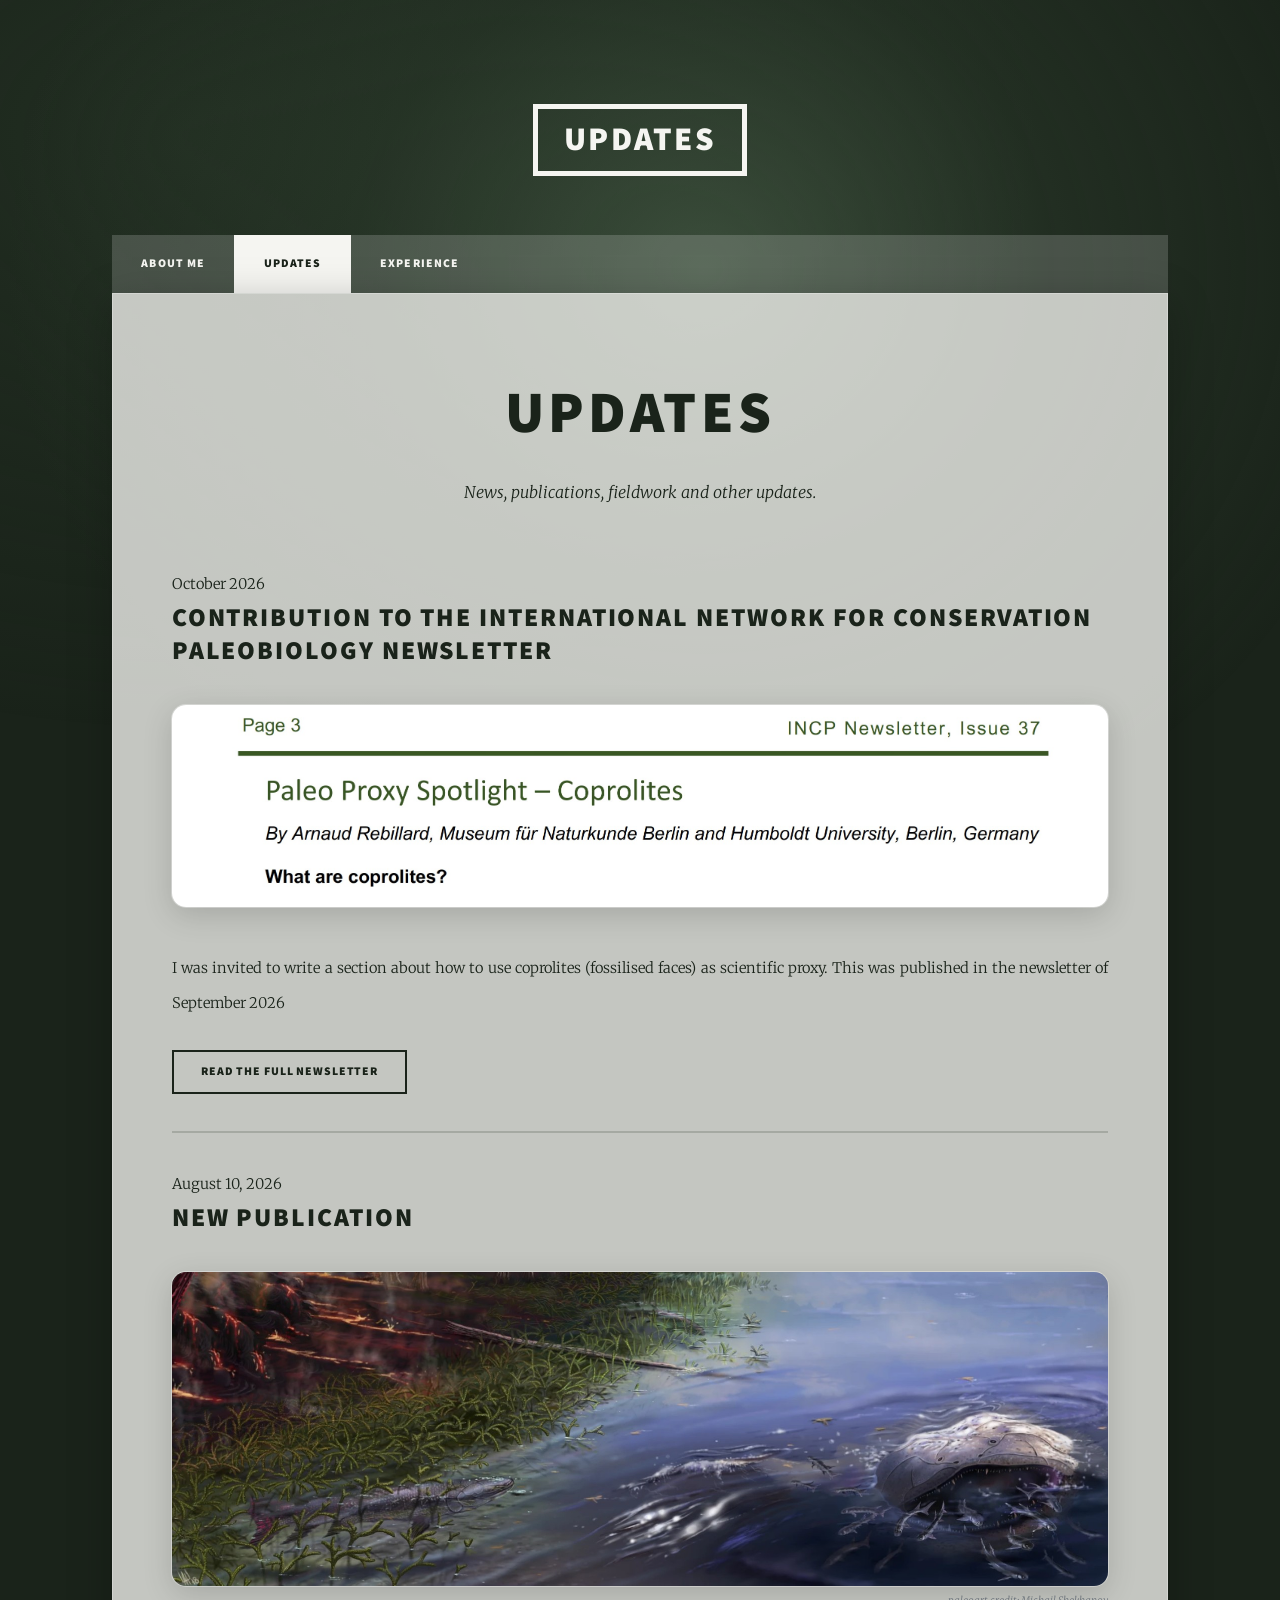
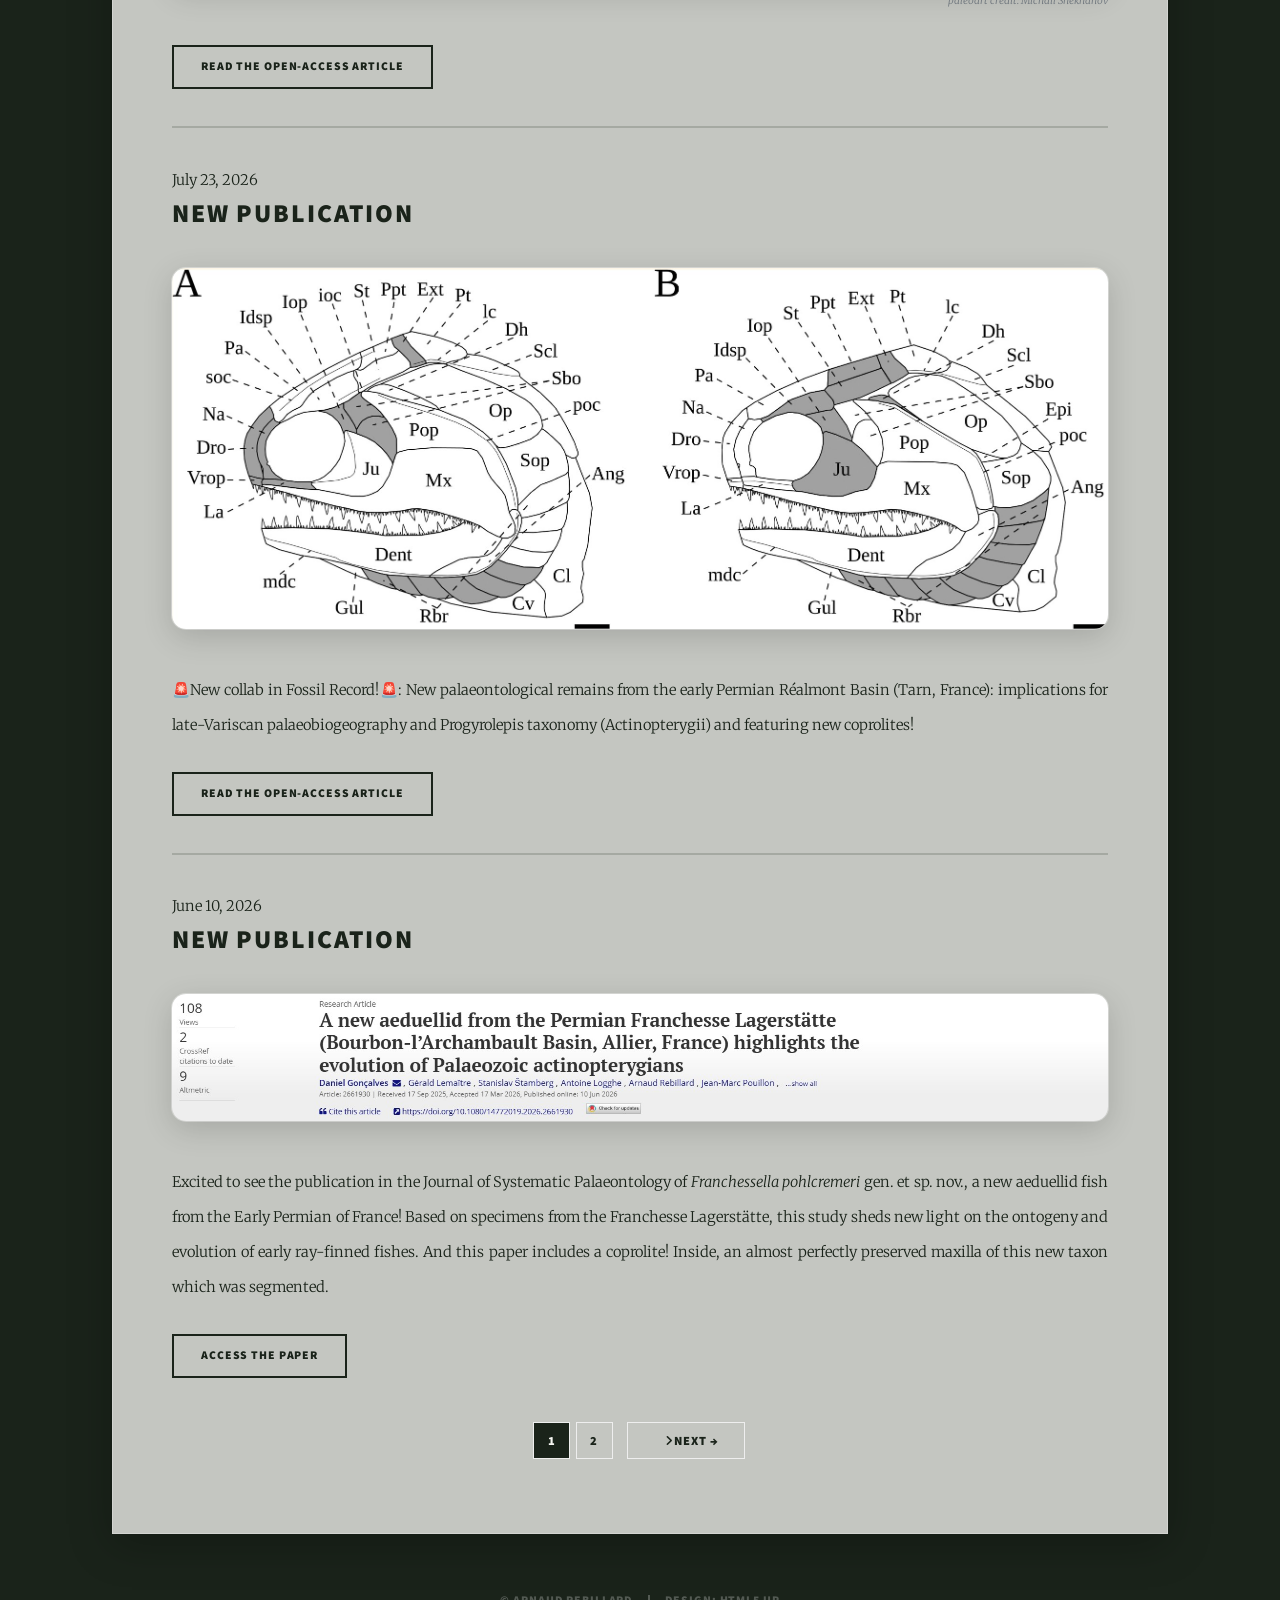
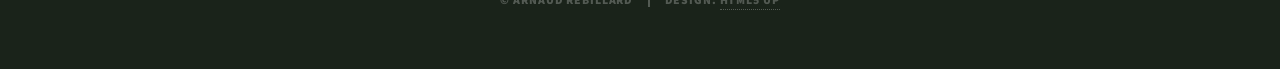
<file: updates.html>
<!DOCTYPE HTML>
<!--
	Massively by HTML5 UP
	html5up.net | @ajlkn
	Free for personal and commercial use under the CCA 3.0 license (html5up.net/license)
-->
<html>
	<head>
		<title>Updates | Arnaud Rebillard</title>
		<meta charset="utf-8" />
		<meta name="viewport" content="width=device-width, initial-scale=1, user-scalable=no" />
		<link rel="stylesheet" href="assets/css/main.css" />
		<noscript><link rel="stylesheet" href="assets/css/noscript.css" /></noscript>
	</head>
	<body class="is-preload">

		<!-- Wrapper -->
			<div id="wrapper">

				<!-- Header -->
					<header id="header">
						<a href="index.html" class="logo">Updates</a>
					</header>

				<!-- Nav -->
					<nav id="nav">
						<ul class="links">
							<li ><a href="index.html">About me</a></li>
							<li class="active"><a href="updates.html">Updates</a></li>
							<li><a href="experience.html">Experience</a></li>
						</ul>
						<ul class="icons">
							<ul class="icons">
																<li>
									<a href="https://www.researchgate.net/profile/Arnaud-Rebillard-3?ev=hdr_xprf"
									target="_blank" rel="noopener noreferrer"
									class="icon brands fa-researchgate">
										<span class="label">ResearchGate</span>
									</a>
								</li>

								<li>
									<a href="https://www.instagram.com/arnaud.rebillard.45/"
									target="_blank" rel="noopener noreferrer"
									class="icon brands fa-instagram">
										<span class="label">Instagram</span>
									</a>
								</li>

								<li>
									<a href="https://bsky.app/profile/arnaudrebillard.bsky.social"
									target="_blank" rel="noopener noreferrer"
									class="icon brands fa-bluesky">
										<span class="label">Bluesky</span>
									</a>
								</li>

								<li>
									<a href="https://www.linkedin.com/in/arnaud-rebillard-0517931b9/"
									target="_blank" rel="noopener noreferrer"
									class="icon brands fa-linkedin">
										<span class="label">LinkedIn</span>
									</a>
								</li>

								<li>
									<a href="mailto:arnaud.rebillard@mfn.berlin" target="_blank"
									class="icon solid fa-envelope">
										<span class="label">Email</span>
									</a>
								</li>
							</ul>
						</ul>
					</nav>

				<!-- Main -->
					<div id="main">

						<!-- Post -->
						<section class="post">

							<header class="major">
								<h1>Updates</h1>
								<p>News, publications, fieldwork and other updates.</p>
							</header>

							<div class="updates-grid">

								<!-- Update 1 -->
								<article class="update-card">
									<span class="date">October 2026</span>
									<h2>Contribution to the International Network for Conservation Paleobiology Newsletter</h2>
									<a href="https://conservationpaleorcn.org/wp-content/uploads/2026/10/CPN-Newsletter_-30-Sept-2026.pdf" target="_blank" class="image fit">
										<img src="images/cpn.jpg" alt="Research update">
									</a>
									<p>
										I was invited to write a section about how to use coprolites (fossilised faces) as scientific proxy. This was published in the newsletter of September 2026
									</p>
									<a href="https://conservationpaleorcn.org/wp-content/uploads/2026/10/CPN-Newsletter_-30-Sept-2026.pdf" target="_blank" class="button">Read the full newsletter</a>
								</article>
							
								<!-- Update 2 -->
								<article class="update-card">
									<span class="date">August 10, 2026</span>
									<h2>New publication</h2>
									<a href="https://www.nature.com/articles/s41598-026-63718-2" target="_blank" class="image fit">
										<img src="images/sulapaleoart.jpg" alt="sula">
									</a>
									<p class="image-credit">paleoart credit: Michail Shekhanov</p>
									<a href="https://www.nature.com/articles/s41598-026-63718-2" target="_blank" class="button">Read the open-access article</a>
								</article>

								<!-- Update 3 -->
								<article class="update-card">
									<span class="date">July 23, 2026</span>
									<h2>New publication</h2>
									<a href="https://fr.pensoft.net/article/197176/" target="_blank" class="image fit">
										<img src="images/realmontSkulls.jpg" alt="realmont">
									</a>
									<p>
										🚨New collab in Fossil Record!🚨: New palaeontological remains from the early Permian Réalmont Basin (Tarn, France): implications for late-Variscan palaeobiogeography and Progyrolepis taxonomy (Actinopterygii) and featuring new coprolites!
									</p>
									<a href="https://fr.pensoft.net/article/197176/" target="_blank" class="button">Read the open-access article</a>
								</article>

								<!-- Update 4 -->
								<article class="update-card">
									<span class="date">June 10, 2026</span>
									<h2>New publication</h2>
									<a href="https://www.tandfonline.com/doi/full/10.1080/14772019.2026.2661930" target="_blank" class="image fit">
										<img src="images/frachessella.jpg" alt="franchessella">
									</a>
									<p>
										Excited to see the publication in the Journal of Systematic Palaeontology of <i>Franchessella pohlcremeri</i> gen. et sp. nov., a new aeduellid fish from the Early Permian of France! Based on specimens from the Franchesse Lagerstätte, this study sheds new light on the ontogeny and evolution of early ray-finned fishes. 

And this paper includes a coprolite!  Inside, an almost perfectly preserved maxilla of this new taxon which was segmented.
									</p>
									<a href="https://www.tandfonline.com/doi/full/10.1080/14772019.2026.2661930" target="_blank" class="button">access the paper</a>
								</article>

							</div>
							<!-- Pagination -->
							<div class="pagination">
								<a href="updates.html" class="page active">1</a>
								<a href="updates-2.html" class="page">2</a>
								<a href="updates-2.html" class="next">Next &rarr;</a>
							</div>

						</section>

					</div>

				

				<!-- Copyright -->
					<div id="copyright">
						<ul><li>&copy; Arnaud Rebillard</li><li>Design: <a href="https://html5up.net">HTML5 UP</a></li></ul>
					</div>

			</div>

		<!-- Scripts -->
			<script src="assets/js/jquery.min.js"></script>
			<script src="assets/js/jquery.scrollex.min.js"></script>
			<script src="assets/js/jquery.scrolly.min.js"></script>
			<script src="assets/js/browser.min.js"></script>
			<script src="assets/js/breakpoints.min.js"></script>
			<script src="assets/js/util.js"></script>
			<script src="assets/js/main.js"></script>

			<script>
			(function () {
				var cards = document.querySelectorAll(".update-card");
				if (!("IntersectionObserver" in window)) return;   // no support: everything stays visible

				var observer = new IntersectionObserver(function (entries) {
					entries.forEach(function (entry) {
						if (entry.isIntersecting) {
							entry.target.classList.add("is-visible");
							observer.unobserve(entry.target);       // animate once only
						}
					});
				}, { threshold: 0.12 });

				cards.forEach(function (card) {
					card.classList.add("reveal-ready");
					observer.observe(card);
				});
			})();
</script>

	</body>
</html>
</file>
<file: assets/css/main.css>
@import url("https://cdnjs.cloudflare.com/ajax/libs/font-awesome/6.6.0/css/all.min.css");
@import url("https://fonts.googleapis.com/css?family=Merriweather:300,700,300italic,700italic|Source+Sans+Pro:900");

/*
    Massively by HTML5 UP
    html5up.net | @ajlkn
    Free for personal and commercial use under the CCA 3.0 license (html5up.net/license)

    Contents
    --------
     1. Variables
     2. Reset
     3. Base (html, body, typography)
     4. Grid (.row)
     5. Box
     6. Buttons
     7. Forms
     8. Icons (Font Awesome)
     9. Images
    10. Actions
    11. Icon lists
    12. Lists
    13. Headers, dates
    14. Tables
    15. Pagination
    16. Wrapper
    17. Shared light-on-dark theme
    18. Intro
    19. Header
    20. Nav
    21. Main
    22. Footer and copyright
    23. Nav panel (mobile)
    24. Site: page background and panels
    25. Site: hover colours
    26. Site: buttons (sliding fill)
    27. Site: contact link
    28. Site: Updates page
    29. Site: Publications / CV layout
    30. Site: image credit
*/


/* ==========================================================================
   1. Variables
   ========================================================================== */

:root {
    --hover: #E74536;
}


/* ==========================================================================
   2. Reset
   ========================================================================== */

html, body, div, span, applet, object,
iframe, h1, h2, h3, h4, h5, h6, p, blockquote,
pre, a, abbr, acronym, address, big, cite,
code, del, dfn, em, img, ins, kbd, q, s, samp,
small, strike, strong, sub, sup, tt, var, b,
u, i, center, dl, dt, dd, ol, ul, li, fieldset,
form, label, legend, table, caption, tbody,
tfoot, thead, tr, th, td, article, aside,
canvas, details, embed, figure, figcaption,
footer, header, hgroup, menu, nav, output, ruby,
section, summary, time, mark, audio, video {
    margin: 0;
    padding: 0;
    border: 0;
    font: inherit;
    vertical-align: baseline;
}

article, aside, details, figcaption, figure,
footer, header, hgroup, menu, nav, section {
    display: block;
}

ol, ul {
    list-style: none;
}

blockquote, q {
    quotes: none;
}

blockquote:before, blockquote:after, q:before, q:after {
    content: none;
}

table {
    border-collapse: collapse;
    border-spacing: 0;
}

mark {
    background-color: transparent;
    color: inherit;
}

input::-moz-focus-inner {
    border: 0;
    padding: 0;
}

input, select, textarea {
    -webkit-appearance: none;
    appearance: none;
}


/* ==========================================================================
   3. Base
   ========================================================================== */

html {
    box-sizing: border-box;
    background-color: #1A231A;
    font-size: 16pt;
    scroll-behavior: smooth;
}

*, *:before, *:after {
    box-sizing: inherit;
}

body {
    -webkit-text-size-adjust: none;
    color: #1A231A;
}

/* Fixed background on its own layer, so it isn't repainted while scrolling */
body::before {
    content: "";
    position: fixed;
    inset: 0;
    z-index: -1;
    background-image:
        radial-gradient(ellipse at 55% 30%, rgba(75, 98, 75, 0.65) 0%, rgba(50, 68, 50, 0.35) 35%, transparent 70%),
        radial-gradient(ellipse at 15% 15%, rgba(40, 55, 40, 0.5) 0%, transparent 55%);
    background-repeat: no-repeat;
    background-size: cover;
}

/* Disables all animations until the page has loaded */
body.is-preload *, body.is-preload *:before, body.is-preload *:after {
    animation: none !important;
    transition: none !important;
}

@media screen and (max-width: 1680px) { html { font-size: 12pt; } }
@media screen and (max-width: 1280px) { html { font-size: 11pt; } }
@media screen and (max-width: 360px)  { html { font-size: 10pt; } }

@media screen and (max-width: 480px) {
    html, body { min-width: 320px; }
}

@media (prefers-reduced-motion: reduce) {
    html { scroll-behavior: auto; }
}

body, input, select, textarea {
    font-family: "Merriweather", Georgia, serif;
    font-weight: 300;
    font-size: 1rem;
    line-height: 2.375;
}

input, select, textarea {
    color: #1A231A;
}

a {
    transition: color 0.2s ease-in-out, background-color 0.2s ease-in-out, border-color 0.2s ease-in-out, box-shadow 0.2s ease-in-out;
    border-bottom: dotted 1px rgba(26, 35, 26, 0.5);
    color: #1A231A;
    text-decoration: none;
}

a:hover {
    border-bottom-color: transparent;
    color: #E74536 !important;
}

strong, b {
    color: #1A231A;
    font-weight: 600;
}

em, i {
    font-style: italic;
}

p {
    text-align: justify;
    margin: 0 0 2rem 0;
}

h1, h2, h3, h4, h5, h6 {
    font-family: "Source Sans Pro", Helvetica, sans-serif;
    font-weight: 900;
    line-height: 1.5;
    letter-spacing: 0.075em;
    text-transform: uppercase;
    margin: 0 0 1rem 0;
    color: #1A231A;
}

h1 a, h2 a, h3 a, h4 a, h5 a, h6 a {
    border-bottom: 0;
    color: inherit;
    text-decoration: none;
}

h1 { font-size: 4rem;    line-height: 1.1; margin: 0 0 2rem 0; }
h2 { font-size: 1.75rem; line-height: 1.3; margin: 0 0 1.5rem 0; }
h3 { font-size: 1.25rem; margin: 0 0 1.5rem 0; }
h4 { font-size: 1rem; }
h5 { font-size: 0.9rem; }
h6 { font-size: 0.8rem; }

sub {
    font-size: 0.8rem;
    position: relative;
    top: 0.5rem;
}

sup {
    font-size: 0.8rem;
    position: relative;
    top: -0.5rem;
}

blockquote {
    border-left: solid 4px #eeeeee;
    font-style: italic;
    margin: 0 0 2rem 0;
    padding: 0.5rem 0 0.5rem 2rem;
}

code {
    background: rgba(220, 220, 220, 0.25);
    border: solid 2px #eeeeee;
    font-family: "Courier New", monospace;
    font-size: 0.9rem;
    margin: 0 0.25rem;
    padding: 0.25rem 0.65rem;
}

pre {
    -webkit-overflow-scrolling: touch;
    font-family: "Courier New", monospace;
    font-size: 0.9rem;
    margin: 0 0 2rem 0;
}

pre code {
    display: block;
    line-height: 1.75;
    padding: 1rem 1.5rem;
    overflow-x: auto;
}

hr {
    border: 0;
    border-bottom: solid 2px #eeeeee;
    margin: 3rem 0;
}

hr.major {
    margin: 5rem 0;
}

.align-left   { text-align: left; }
.align-center { text-align: center; }
.align-right  { text-align: right; }

section.special, article.special {
    text-align: center;
}


/* ==========================================================================
   4. Grid (.row)
   ========================================================================== */

.row {
    display: flex;
    flex-wrap: wrap;
    box-sizing: border-box;
    align-items: stretch;
}

.row > * {
    box-sizing: border-box;
}

.row.gtr-uniform > * > :last-child {
    margin-bottom: 0;
}

.row.aln-left   { justify-content: flex-start; }
.row.aln-center { justify-content: center; }
.row.aln-right  { justify-content: flex-end; }
.row.aln-top    { align-items: flex-start; }
.row.aln-middle { align-items: center; }
.row.aln-bottom { align-items: flex-end; }

.row > .imp { order: -1; }

.row > .col-1 { width: 8.33333%; }
.row > .col-2 { width: 16.66667%; }
.row > .col-3 { width: 25%; }
.row > .col-4 { width: 33.33333%; }
.row > .col-5 { width: 41.66667%; }
.row > .col-6 { width: 50%; }
.row > .col-7 { width: 58.33333%; }
.row > .col-8 { width: 66.66667%; }
.row > .col-9 { width: 75%; }
.row > .col-10 { width: 83.33333%; }
.row > .col-11 { width: 91.66667%; }
.row > .col-12 { width: 100%; }
.row > .off-1 { margin-left: 8.33333%; }
.row > .off-2 { margin-left: 16.66667%; }
.row > .off-3 { margin-left: 25%; }
.row > .off-4 { margin-left: 33.33333%; }
.row > .off-5 { margin-left: 41.66667%; }
.row > .off-6 { margin-left: 50%; }
.row > .off-7 { margin-left: 58.33333%; }
.row > .off-8 { margin-left: 66.66667%; }
.row > .off-9 { margin-left: 75%; }
.row > .off-10 { margin-left: 83.33333%; }
.row > .off-11 { margin-left: 91.66667%; }
.row > .off-12 { margin-left: 100%; }

/* Gutters */
.row.gtr-0 { margin-top: 0; margin-left: 0; }
.row.gtr-0 > * { padding: 0; }
.row.gtr-0.gtr-uniform { margin-top: 0; }
.row.gtr-0.gtr-uniform > * { padding-top: 0; }

.row.gtr-25 { margin-top: 0; margin-left: -0.375rem; }
.row.gtr-25 > * { padding: 0 0 0 0.375rem; }
.row.gtr-25.gtr-uniform { margin-top: -0.375rem; }
.row.gtr-25.gtr-uniform > * { padding-top: 0.375rem; }

.row.gtr-50 { margin-top: 0; margin-left: -0.75rem; }
.row.gtr-50 > * { padding: 0 0 0 0.75rem; }
.row.gtr-50.gtr-uniform { margin-top: -0.75rem; }
.row.gtr-50.gtr-uniform > * { padding-top: 0.75rem; }

.row { margin-top: 0; margin-left: -1.5rem; }
.row > * { padding: 0 0 0 1.5rem; }
.row.gtr-uniform { margin-top: -1.5rem; }
.row.gtr-uniform > * { padding-top: 1.5rem; }

.row.gtr-150 { margin-top: 0; margin-left: -2.25rem; }
.row.gtr-150 > * { padding: 0 0 0 2.25rem; }
.row.gtr-150.gtr-uniform { margin-top: -2.25rem; }
.row.gtr-150.gtr-uniform > * { padding-top: 2.25rem; }

.row.gtr-200 { margin-top: 0; margin-left: -3rem; }
.row.gtr-200 > * { padding: 0 0 0 3rem; }
.row.gtr-200.gtr-uniform { margin-top: -3rem; }
.row.gtr-200.gtr-uniform > * { padding-top: 3rem; }

/* xlarge (max-width: 1680px) */
@media screen and (max-width: 1680px) {

    .row > .imp-xlarge { order: -1; }
    .row > .col-1-xlarge { width: 8.33333%; }
    .row > .col-2-xlarge { width: 16.66667%; }
    .row > .col-3-xlarge { width: 25%; }
    .row > .col-4-xlarge { width: 33.33333%; }
    .row > .col-5-xlarge { width: 41.66667%; }
    .row > .col-6-xlarge { width: 50%; }
    .row > .col-7-xlarge { width: 58.33333%; }
    .row > .col-8-xlarge { width: 66.66667%; }
    .row > .col-9-xlarge { width: 75%; }
    .row > .col-10-xlarge { width: 83.33333%; }
    .row > .col-11-xlarge { width: 91.66667%; }
    .row > .col-12-xlarge { width: 100%; }
    .row > .off-1-xlarge { margin-left: 8.33333%; }
    .row > .off-2-xlarge { margin-left: 16.66667%; }
    .row > .off-3-xlarge { margin-left: 25%; }
    .row > .off-4-xlarge { margin-left: 33.33333%; }
    .row > .off-5-xlarge { margin-left: 41.66667%; }
    .row > .off-6-xlarge { margin-left: 50%; }
    .row > .off-7-xlarge { margin-left: 58.33333%; }
    .row > .off-8-xlarge { margin-left: 66.66667%; }
    .row > .off-9-xlarge { margin-left: 75%; }
    .row > .off-10-xlarge { margin-left: 83.33333%; }
    .row > .off-11-xlarge { margin-left: 91.66667%; }
    .row > .off-12-xlarge { margin-left: 100%; }

}

/* large (max-width: 1280px) */
@media screen and (max-width: 1280px) {

    .row > .imp-large { order: -1; }
    .row > .col-1-large { width: 8.33333%; }
    .row > .col-2-large { width: 16.66667%; }
    .row > .col-3-large { width: 25%; }
    .row > .col-4-large { width: 33.33333%; }
    .row > .col-5-large { width: 41.66667%; }
    .row > .col-6-large { width: 50%; }
    .row > .col-7-large { width: 58.33333%; }
    .row > .col-8-large { width: 66.66667%; }
    .row > .col-9-large { width: 75%; }
    .row > .col-10-large { width: 83.33333%; }
    .row > .col-11-large { width: 91.66667%; }
    .row > .col-12-large { width: 100%; }
    .row > .off-1-large { margin-left: 8.33333%; }
    .row > .off-2-large { margin-left: 16.66667%; }
    .row > .off-3-large { margin-left: 25%; }
    .row > .off-4-large { margin-left: 33.33333%; }
    .row > .off-5-large { margin-left: 41.66667%; }
    .row > .off-6-large { margin-left: 50%; }
    .row > .off-7-large { margin-left: 58.33333%; }
    .row > .off-8-large { margin-left: 66.66667%; }
    .row > .off-9-large { margin-left: 75%; }
    .row > .off-10-large { margin-left: 83.33333%; }
    .row > .off-11-large { margin-left: 91.66667%; }
    .row > .off-12-large { margin-left: 100%; }

}

/* medium (max-width: 980px) */
@media screen and (max-width: 980px) {

    .row > .imp-medium { order: -1; }
    .row > .col-1-medium { width: 8.33333%; }
    .row > .col-2-medium { width: 16.66667%; }
    .row > .col-3-medium { width: 25%; }
    .row > .col-4-medium { width: 33.33333%; }
    .row > .col-5-medium { width: 41.66667%; }
    .row > .col-6-medium { width: 50%; }
    .row > .col-7-medium { width: 58.33333%; }
    .row > .col-8-medium { width: 66.66667%; }
    .row > .col-9-medium { width: 75%; }
    .row > .col-10-medium { width: 83.33333%; }
    .row > .col-11-medium { width: 91.66667%; }
    .row > .col-12-medium { width: 100%; }
    .row > .off-1-medium { margin-left: 8.33333%; }
    .row > .off-2-medium { margin-left: 16.66667%; }
    .row > .off-3-medium { margin-left: 25%; }
    .row > .off-4-medium { margin-left: 33.33333%; }
    .row > .off-5-medium { margin-left: 41.66667%; }
    .row > .off-6-medium { margin-left: 50%; }
    .row > .off-7-medium { margin-left: 58.33333%; }
    .row > .off-8-medium { margin-left: 66.66667%; }
    .row > .off-9-medium { margin-left: 75%; }
    .row > .off-10-medium { margin-left: 83.33333%; }
    .row > .off-11-medium { margin-left: 91.66667%; }
    .row > .off-12-medium { margin-left: 100%; }

}

/* small (max-width: 736px) */
@media screen and (max-width: 736px) {

    .row > .imp-small { order: -1; }
    .row > .col-1-small { width: 8.33333%; }
    .row > .col-2-small { width: 16.66667%; }
    .row > .col-3-small { width: 25%; }
    .row > .col-4-small { width: 33.33333%; }
    .row > .col-5-small { width: 41.66667%; }
    .row > .col-6-small { width: 50%; }
    .row > .col-7-small { width: 58.33333%; }
    .row > .col-8-small { width: 66.66667%; }
    .row > .col-9-small { width: 75%; }
    .row > .col-10-small { width: 83.33333%; }
    .row > .col-11-small { width: 91.66667%; }
    .row > .col-12-small { width: 100%; }
    .row > .off-1-small { margin-left: 8.33333%; }
    .row > .off-2-small { margin-left: 16.66667%; }
    .row > .off-3-small { margin-left: 25%; }
    .row > .off-4-small { margin-left: 33.33333%; }
    .row > .off-5-small { margin-left: 41.66667%; }
    .row > .off-6-small { margin-left: 50%; }
    .row > .off-7-small { margin-left: 58.33333%; }
    .row > .off-8-small { margin-left: 66.66667%; }
    .row > .off-9-small { margin-left: 75%; }
    .row > .off-10-small { margin-left: 83.33333%; }
    .row > .off-11-small { margin-left: 91.66667%; }
    .row > .off-12-small { margin-left: 100%; }

}

/* xsmall (max-width: 480px) */
@media screen and (max-width: 480px) {

    .row > .imp-xsmall { order: -1; }
    .row > .col-1-xsmall { width: 8.33333%; }
    .row > .col-2-xsmall { width: 16.66667%; }
    .row > .col-3-xsmall { width: 25%; }
    .row > .col-4-xsmall { width: 33.33333%; }
    .row > .col-5-xsmall { width: 41.66667%; }
    .row > .col-6-xsmall { width: 50%; }
    .row > .col-7-xsmall { width: 58.33333%; }
    .row > .col-8-xsmall { width: 66.66667%; }
    .row > .col-9-xsmall { width: 75%; }
    .row > .col-10-xsmall { width: 83.33333%; }
    .row > .col-11-xsmall { width: 91.66667%; }
    .row > .col-12-xsmall { width: 100%; }
    .row > .off-1-xsmall { margin-left: 8.33333%; }
    .row > .off-2-xsmall { margin-left: 16.66667%; }
    .row > .off-3-xsmall { margin-left: 25%; }
    .row > .off-4-xsmall { margin-left: 33.33333%; }
    .row > .off-5-xsmall { margin-left: 41.66667%; }
    .row > .off-6-xsmall { margin-left: 50%; }
    .row > .off-7-xsmall { margin-left: 58.33333%; }
    .row > .off-8-xsmall { margin-left: 66.66667%; }
    .row > .off-9-xsmall { margin-left: 75%; }
    .row > .off-10-xsmall { margin-left: 83.33333%; }
    .row > .off-11-xsmall { margin-left: 91.66667%; }
    .row > .off-12-xsmall { margin-left: 100%; }

}

/* xxsmall (max-width: 360px) */
@media screen and (max-width: 360px) {

    .row > .imp-xxsmall { order: -1; }
    .row > .col-1-xxsmall { width: 8.33333%; }
    .row > .col-2-xxsmall { width: 16.66667%; }
    .row > .col-3-xxsmall { width: 25%; }
    .row > .col-4-xxsmall { width: 33.33333%; }
    .row > .col-5-xxsmall { width: 41.66667%; }
    .row > .col-6-xxsmall { width: 50%; }
    .row > .col-7-xxsmall { width: 58.33333%; }
    .row > .col-8-xxsmall { width: 66.66667%; }
    .row > .col-9-xxsmall { width: 75%; }
    .row > .col-10-xxsmall { width: 83.33333%; }
    .row > .col-11-xxsmall { width: 91.66667%; }
    .row > .col-12-xxsmall { width: 100%; }
    .row > .off-1-xxsmall { margin-left: 8.33333%; }
    .row > .off-2-xxsmall { margin-left: 16.66667%; }
    .row > .off-3-xxsmall { margin-left: 25%; }
    .row > .off-4-xxsmall { margin-left: 33.33333%; }
    .row > .off-5-xxsmall { margin-left: 41.66667%; }
    .row > .off-6-xxsmall { margin-left: 50%; }
    .row > .off-7-xxsmall { margin-left: 58.33333%; }
    .row > .off-8-xxsmall { margin-left: 66.66667%; }
    .row > .off-9-xxsmall { margin-left: 75%; }
    .row > .off-10-xxsmall { margin-left: 83.33333%; }
    .row > .off-11-xxsmall { margin-left: 91.66667%; }
    .row > .off-12-xxsmall { margin-left: 100%; }

}


/* ==========================================================================
   5. Box
   ========================================================================== */

.box {
    border: solid 2px #eeeeee;
    margin-bottom: 2rem;
    padding: 1.5rem;
}

.box > :last-child,
.box > :last-child > :last-child,
.box > :last-child > :last-child > :last-child {
    margin-bottom: 0;
}

.box.alt {
    border: 0;
    border-radius: 0;
    padding: 0;
}


/* ==========================================================================
   6. Buttons
   ========================================================================== */

input[type="submit"],
input[type="reset"],
input[type="button"],
button,
.button {
    -webkit-appearance: none;
    appearance: none;
    transition: background-color 0.2s ease-in-out, box-shadow 0.2s ease-in-out, color 0.2s ease-in-out;
    background-color: transparent;
    border: 0;
    border-radius: 0;
    box-shadow: inset 0 0 0 2px #1A231A;
    color: #1A231A !important;
    cursor: pointer;
    display: inline-block;
    font-family: "Source Sans Pro", Helvetica, sans-serif;
    font-size: 0.8rem;
    font-weight: 900;
    letter-spacing: 0.075em;
    height: 3rem;
    line-height: 3rem;
    padding: 0 2rem;
    text-align: center;
    text-decoration: none;
    text-transform: uppercase;
    white-space: nowrap;
}

input[type="submit"].icon:before,
input[type="reset"].icon:before,
input[type="button"].icon:before,
button.icon:before,
.button.icon:before {
    margin-right: 0.5rem;
}

input[type="submit"].icon.solo,
input[type="reset"].icon.solo,
input[type="button"].icon.solo,
button.icon.solo,
.button.icon.solo {
    position: relative;
    width: 4rem;
    height: 4rem;
    line-height: 4rem;
    border-radius: 4rem;
    text-indent: 4rem;
    overflow: hidden;
    padding: 0;
    white-space: nowrap;
}

input[type="submit"].icon.solo:before,
input[type="reset"].icon.solo:before,
input[type="button"].icon.solo:before,
button.icon.solo:before,
.button.icon.solo:before {
    position: absolute;
    display: block;
    top: 0;
    left: 0;
    width: inherit;
    height: inherit;
    line-height: inherit;
    font-size: 1.25rem;
    margin-right: 0;
    text-align: center;
    text-indent: 0;
}

input[type="submit"].fit,
input[type="reset"].fit,
input[type="button"].fit,
button.fit,
.button.fit {
    width: 100%;
}

input[type="submit"].small,
input[type="reset"].small,
input[type="button"].small,
button.small,
.button.small {
    font-size: 0.7rem;
    height: 2.5rem;
    line-height: 2.5rem;
    padding: 0 1.5rem;
}

input[type="submit"].large,
input[type="reset"].large,
input[type="button"].large,
button.large,
.button.large {
    font-size: 0.9rem;
    height: 3.5rem;
    line-height: 3.5rem;
    padding: 0 2.75rem;
}

@media screen and (max-width: 980px) {

    input[type="submit"],
    input[type="reset"],
    input[type="button"],
    button,
    .button {
        font-size: 0.9rem;
        height: 3.25rem;
        line-height: 3.25rem;
    }

    input[type="submit"].large,
    input[type="reset"].large,
    input[type="button"].large,
    button.large,
    .button.large {
        font-size: 1rem;
        height: 3.75rem;
        line-height: 3.75rem;
    }

}

input[type="submit"].disabled, input[type="submit"]:disabled,
input[type="reset"].disabled, input[type="reset"]:disabled,
input[type="button"].disabled, input[type="button"]:disabled,
button.disabled, button:disabled,
.button.disabled, .button:disabled {
    pointer-events: none;
    opacity: 0.25;
}

input[type="submit"]:hover,
input[type="reset"]:hover,
input[type="button"]:hover,
button:hover,
.button:hover {
    box-shadow: inset 0 0 0 2px #E74536;
    color: #E74536 !important;
}

input[type="submit"].primary,
input[type="reset"].primary,
input[type="button"].primary,
button.primary,
.button.primary {
    background-color: #1A231A;
    box-shadow: none;
    color: #F5F5F1 !important;
}

input[type="submit"].primary:hover,
input[type="reset"].primary:hover,
input[type="button"].primary:hover,
button.primary:hover,
.button.primary:hover {
    background-color: #E74536;
}


/* ==========================================================================
   7. Forms
   ========================================================================== */

form {
    margin: 0 0 2rem 0;
}

form > :last-child {
    margin-bottom: 0;
}

form > .fields {
    display: flex;
    flex-wrap: wrap;
    width: calc(100% + 3rem);
    margin: -1.5rem 0 2rem -1.5rem;
}

form > .fields > .field {
    flex-grow: 0;
    flex-shrink: 0;
    padding: 1.5rem 0 0 1.5rem;
    width: calc(100% - 1.5rem);
}

form > .fields > .field.half    { width: calc(50% - 0.75rem); }
form > .fields > .field.third   { width: calc(100% / 3 - 0.5rem); }
form > .fields > .field.quarter { width: calc(25% - 0.375rem); }

@media screen and (max-width: 480px) {

    form > .fields > .field.half,
    form > .fields > .field.third,
    form > .fields > .field.quarter {
        width: calc(100% - 1.5rem);
    }

}

label {
    display: block;
    font-family: "Source Sans Pro", Helvetica, sans-serif;
    font-weight: 900;
    line-height: 1.5;
    letter-spacing: 0.075em;
    font-size: 0.8rem;
    text-transform: uppercase;
    margin: 0 0 0.75rem 0;
    color: #1A231A;
}

@media screen and (max-width: 980px) {
    label { font-size: 0.9rem; }
}

input[type="text"],
input[type="password"],
input[type="email"],
select,
textarea {
    -webkit-appearance: none;
    appearance: none;
    background: transparent;
    border-radius: 0;
    border: solid 2px #eeeeee;
    color: inherit;
    display: block;
    outline: 0;
    padding: 0 1rem;
    text-decoration: none;
    width: 100%;
}

input[type="text"]:invalid,
input[type="password"]:invalid,
input[type="email"]:invalid,
select:invalid,
textarea:invalid {
    box-shadow: none;
}

input[type="text"]:focus,
input[type="password"]:focus,
input[type="email"]:focus,
select:focus,
textarea:focus {
    border-color: #E74536;
}

input[type="text"],
input[type="password"],
input[type="email"],
select {
    height: 3rem;
}

select {
    background-image: url("data:image/svg+xml;charset=utf8,%3Csvg xmlns='http://www.w3.org/2000/svg' width='40' height='40' preserveAspectRatio='none' viewBox='0 0 40 40'%3E%3Cpath d='M9.4,12.3l10.4,10.4l10.4-10.4c0.2-0.2,0.5-0.4,0.9-0.4c0.3,0,0.6,0.1,0.9,0.4l3.3,3.3c0.2,0.2,0.4,0.5,0.4,0.9 c0,0.4-0.1,0.6-0.4,0.9L20.7,31.9c-0.2,0.2-0.5,0.4-0.9,0.4c-0.3,0-0.6-0.1-0.9-0.4L4.3,17.3c-0.2-0.2-0.4-0.5-0.4-0.9 c0-0.4,0.1-0.6,0.4-0.9l3.3-3.3c0.2-0.2,0.5-0.4,0.9-0.4S9.1,12.1,9.4,12.3z' fill='%23eeeeee' /%3E%3C/svg%3E");
    background-size: 1.25rem;
    background-repeat: no-repeat;
    background-position: calc(100% - 1rem) center;
    padding-right: 3rem;
    text-overflow: ellipsis;
}

select:focus::-ms-value {
    background-color: transparent;
}

select::-ms-expand {
    display: none;
}

select option {
    background-color: #F5F5F1;
    color: #1A231A;
}

.select-wrapper:before {
    color: #eeeeee;
}

textarea {
    padding: 0.75rem 1rem;
}

input[type="checkbox"],
input[type="radio"] {
    -webkit-appearance: none;
    appearance: none;
    display: block;
    float: left;
    margin-right: -2rem;
    opacity: 0;
    width: 1rem;
    z-index: -1;
}

input[type="checkbox"] + label,
input[type="radio"] + label {
    text-decoration: none;
    cursor: pointer;
    display: inline-block;
    font-size: 1rem;
    letter-spacing: 0;
    font-family: "Merriweather", Georgia, serif;
    text-transform: none;
    font-weight: 300;
    padding-left: 2.8rem;
    padding-right: 1rem;
    position: relative;
    color: #1A231A;
}

input[type="checkbox"] + label:before,
input[type="radio"] + label:before {
    -moz-osx-font-smoothing: grayscale;
    -webkit-font-smoothing: antialiased;
    font-style: normal;
    font-variant: normal;
    text-rendering: auto;
    text-transform: none !important;
    font-weight: 900;
    border-radius: 0;
    border: solid 2px #eeeeee;
    content: '';
    display: inline-block;
    font-size: 0.8rem;
    height: 1.8rem;
    left: 0;
    line-height: 1.65rem;
    position: absolute;
    text-align: center;
    top: -0.125rem;
    width: 1.8rem;
}

input[type="radio"] + label:before {
    border-radius: 100%;
}

input[type="checkbox"]:checked + label:before,
input[type="radio"]:checked + label:before {
    content: '\f00c';
    background-color: #1A231A;
    border-color: #1A231A;
    color: #F5F5F1;
}

input[type="checkbox"]:focus + label:before,
input[type="radio"]:focus + label:before {
    border-color: #E74536;
}

::placeholder {
    opacity: 1;
    color: #909498 !important;
}

.formerize-placeholder {
    color: #909498 !important;
}


/* ==========================================================================
   8. Icons (Font Awesome)
   ========================================================================== */

.icon {
    text-decoration: none;
    border-bottom: none;
    position: relative;
}

.icon:before {
    -moz-osx-font-smoothing: grayscale;
    -webkit-font-smoothing: antialiased;
    display: inline-block;
    font-style: normal;
    font-variant: normal;
    text-rendering: auto;
    line-height: inherit;
    text-transform: none !important;
    font-weight: 400;
}

.icon > .label {
    display: none;
}

.icon.solid:before {
    font-weight: 900;
}

/* Font Awesome 6 support for the Massively template */
.icon:before,
.icon.brands:before,
input[type="checkbox"] + label:before,
input[type="radio"] + label:before {
    font-family: 'Font Awesome 6 Free', 'Font Awesome 6 Brands' !important;
}

.icon.brands:before {
    font-family: 'Font Awesome 6 Brands' !important;
    font-weight: 400 !important;
}

/* Icon-font boilerplate for the remaining :before icons */
.pagination .next:before,
.pagination .previous:before,
#navPanelToggle:before,
#navPanel .close:before {
    -moz-osx-font-smoothing: grayscale;
    -webkit-font-smoothing: antialiased;
    display: inline-block;
    font-style: normal;
    font-variant: normal;
    text-rendering: auto;
    line-height: 1;
    text-transform: none !important;
    font-family: 'Font Awesome 5 Free';
    font-weight: 900;
}


/* ==========================================================================
   9. Images
   ========================================================================== */

.image {
    border: 0;
    display: inline-block;
    position: relative;
}

.image img {
    display: block;
}

.image.left, .image.right {
    max-width: 40%;
}

.image.left img, .image.right img {
    width: 100%;
}

.image.left {
    float: left;
    margin: 0 2rem 2rem 0;
    top: 0.75rem;
}

.image.right {
    float: right;
    margin: 0 0 2rem 2rem;
    top: 0.75rem;
}

.image.fit {
    display: block;
    margin: 2.5rem 0;
    width: 100%;
}

.image.fit:first-child { margin-top: 0; }
.image.fit img { width: 100%; }

.image.main {
    display: block;
    margin: 4rem 0;
    width: 100%;
}

.image.main:first-child { margin-top: 0; }
.image.main img { width: 100%; }

@media screen and (max-width: 736px) {
    .image.fit  { margin: 2rem 0; }
    .image.main { margin: 2rem 0; }
}

a.image {
    overflow: hidden;
}

a.image img {
    transition: transform 0.2s ease-out;
}

a.image:hover img {
    transform: scale(1.05);
}


/* ==========================================================================
   10. Actions
   ========================================================================== */

ul.actions {
    display: flex;
    cursor: default;
    list-style: none;
    margin-left: -1rem;
    padding-left: 0;
}

ul.actions li {
    padding: 0 0 0 1rem;
    vertical-align: middle;
}

ul.actions.special {
    justify-content: center;
    width: 100%;
    margin-left: 0;
}

ul.actions.special li:first-child {
    padding-left: 0;
}

ul.actions.stacked {
    flex-direction: column;
    margin-left: 0;
}

ul.actions.stacked li {
    padding: 1.3rem 0 0 0;
}

ul.actions.stacked li:first-child {
    padding-top: 0;
}

ul.actions.fit {
    width: calc(100% + 1rem);
}

ul.actions.fit li {
    flex-grow: 1;
    flex-shrink: 1;
    width: 100%;
}

ul.actions.fit li > * {
    width: 100%;
}

ul.actions.fit.stacked {
    width: 100%;
}

@media screen and (max-width: 480px) {

    ul.actions:not(.fixed) {
        flex-direction: column;
        margin-left: 0;
        width: 100% !important;
    }

    ul.actions:not(.fixed) li {
        flex-grow: 1;
        flex-shrink: 1;
        padding: 1rem 0 0 0;
        text-align: center;
        width: 100%;
    }

    ul.actions:not(.fixed) li > * {
        width: 100%;
    }

    ul.actions:not(.fixed) li:first-child {
        padding-top: 0;
    }

    ul.actions:not(.fixed) li input[type="submit"],
    ul.actions:not(.fixed) li input[type="reset"],
    ul.actions:not(.fixed) li input[type="button"],
    ul.actions:not(.fixed) li button,
    ul.actions:not(.fixed) li .button {
        width: 100%;
    }

    ul.actions:not(.fixed) li input[type="submit"].icon:before,
    ul.actions:not(.fixed) li input[type="reset"].icon:before,
    ul.actions:not(.fixed) li input[type="button"].icon:before,
    ul.actions:not(.fixed) li button.icon:before,
    ul.actions:not(.fixed) li .button.icon:before {
        margin-left: -0.5rem;
    }

}


/* ==========================================================================
   11. Icon lists
   ========================================================================== */

ul.icons {
    cursor: default;
    list-style: none;
    padding-left: 0;
}

ul.icons li {
    display: inline-block;
    padding: 0 0.5rem 0 0;
    vertical-align: middle;
}

ul.icons li:last-child {
    padding-right: 0;
}

ul.icons li .icon:before {
    width: 2.25rem;
    height: 2.25rem;
    line-height: 2.25rem;
    display: inline-block;
    text-align: center;
    border-radius: 100%;
    font-size: 1.25rem;
}

ul.icons li a.icon:hover:before {
    color: #E74536;
}

ul.icons.alt li .icon:before {
    transition: color 0.2s ease-in-out, background-color 0.2s ease-in-out, border-color 0.2s ease-in-out, box-shadow 0.2s ease-in-out;
    box-shadow: inset 0 0 0 2px #eeeeee;
    font-size: 1rem;
}

ul.icons.alt li a.icon:hover:before {
    box-shadow: inset 0 0 0 2px #E74536;
}


/* ==========================================================================
   12. Lists
   ========================================================================== */

ol {
    list-style: decimal;
    margin: 0 0 2rem 0;
    padding-left: 1.25rem;
}

ol li {
    padding-left: 0.25rem;
}

ul {
    list-style: disc;
    margin: 0 0 2rem 0;
    padding-left: 1rem;
}

ul li {
    padding-left: 0.5rem;
}

ul.divided {
    list-style: none;
    padding-left: 0;
}

ul.divided li {
    border-top: solid 1px #eeeeee;
    padding: 0.5rem 0;
}

ul.divided li:first-child {
    border-top: 0;
    padding-top: 0;
}

dl {
    margin: 0 0 2rem 0;
}

dl dt {
    display: block;
    font-weight: 600;
    margin: 0 0 1rem 0;
}

dl dd {
    margin-left: 2rem;
}


/* ==========================================================================
   13. Headers, dates
   ========================================================================== */

header {
    cursor: default;
}

header > .date {
    display: block;
    font-size: 0.8rem;
    margin: 0 0 1rem 0;
    position: relative;
}

header > p {
    font-style: italic;
}

header > h1 + p {
    font-size: 1.1rem;
    margin-top: -0.5rem;
    line-height: 2;
}

header > h2 + p {
    font-size: 1rem;
    margin-top: -0.75rem;
}

header > h3 + p {
    font-size: 0.9rem;
    margin-top: -0.75rem;
}

header > h4 + p {
    font-size: 0.8rem;
    margin-top: -0.75rem;
}

header.major {
    margin: 0 0 4rem 0;
    text-align: center;
}

header.major > :last-child {
    margin-bottom: 0;
}

header.major > p {
    margin-top: 0;
    text-align: center;
}

header.major > .date {
    font-size: 1rem;
    margin: 0 0 4rem 0;
}

header.major > .date:before, header.major > .date:after {
    content: '';
    display: block;
    position: absolute;
    top: 50%;
    width: calc(50% - 6rem);
    border-top: solid 2px #eeeeee;
}

header.major > .date:before { left: 0; }
header.major > .date:after  { right: 0; }

@media screen and (max-width: 980px) {
    header br { display: none; }
}

@media screen and (max-width: 736px) {
    header.major { margin: 0 0 2rem 0; }
}


/* ==========================================================================
   14. Tables
   ========================================================================== */

.table-wrapper {
    -webkit-overflow-scrolling: touch;
    overflow-x: auto;
}

table {
    margin: 0 0 2rem 0;
    width: 100%;
}

table tbody tr {
    border: solid 1px #eeeeee;
    border-left: 0;
    border-right: 0;
}

table tbody tr:nth-child(2n + 1) {
    background-color: rgba(220, 220, 220, 0.25);
}

table td {
    padding: 0.75rem 0.75rem;
}

table th {
    font-family: "Source Sans Pro", Helvetica, sans-serif;
    font-size: 0.8rem;
    font-weight: 900;
    letter-spacing: 0.075em;
    line-height: 1.5;
    padding: 0 0.75rem 0.75rem 0.75rem;
    text-align: left;
    text-transform: uppercase;
    color: #1A231A;
}

@media screen and (max-width: 980px) {
    table th { font-size: 0.9rem; }
}

table thead {
    border-bottom: solid 2px #eeeeee;
}

table tfoot {
    border-top: solid 2px #eeeeee;
}

table.alt {
    border-collapse: separate;
}

table.alt tbody tr td {
    border: solid 1px #eeeeee;
    border-left-width: 0;
    border-top-width: 0;
}

table.alt tbody tr td:first-child {
    border-left-width: 1px;
}

table.alt tbody tr:first-child td {
    border-top-width: 1px;
}

table.alt thead {
    border-bottom: 0;
}

table.alt tfoot {
    border-top: 0;
}


/* ==========================================================================
   15. Pagination
   ========================================================================== */

.pagination {
    display: flex;
    justify-content: center;
    align-items: center;
    flex-wrap: wrap;
    gap: 0.5em;
    -webkit-user-select: none;
    user-select: none;
    cursor: default;
    list-style: none;
    margin: 3em 0 1em;
    padding: 0;
}

.pagination a, .pagination span {
    transition: background-color 0.2s ease-in-out, border-color 0.2s ease-in-out, box-shadow 0.2s ease-in-out, color 0.2s ease-in-out;
    border: solid 2px #eeeeee;
    display: inline-block;
    font-family: "Source Sans Pro", Helvetica, sans-serif;
    font-size: 0.8rem;
    font-weight: 900;
    height: 3rem;
    letter-spacing: 0.075em;
    line-height: calc(3rem - 4px);
    margin-left: -2px;
    min-width: 3rem;
    position: relative;
    text-align: center;
    text-decoration: none;
    text-transform: uppercase;
}

.pagination a {
    display: inline-flex;
    justify-content: center;
    align-items: center;
    min-width: 3em;
    height: 3em;
    padding: 0 1em;
    border: 1px solid #eeeeee;
    font-size: 0.85em;
    color: #1A231A !important;
}

.pagination span {
    color: #eeeeee;
}

.pagination .next, .pagination .previous {
    text-decoration: none;
    padding: 0 1.75rem;
}

.pagination .next:before, .pagination .previous:before {
    display: inline-block;
    color: inherit !important;
    line-height: inherit;
}

.pagination .previous:before {
    content: '\f104';
    margin-right: 0.9375em;
}

.pagination .next:before {
    content: '\f105';
    float: right;
    margin-left: 0.9375em;
}

.pagination a.next {
    margin-left: 0.5em;
}

.pagination a:hover {
    color: #E74536 !important;
    border-color: #E74536;
    z-index: 1;
}

.pagination a:hover + a,
.pagination a:hover + span {
    border-left-color: #E74536;
}

.pagination a.active {
    background: #1A231A;
    color: #F5F5F1 !important;
}

@media screen and (max-width: 980px) {
    .pagination span { font-size: 0.9rem; }
}

@media screen and (max-width: 480px) {
    .pagination .page, .pagination .extra { display: none; }
}


/* ==========================================================================
   16. Wrapper
   ========================================================================== */

#wrapper {
    transition: opacity 0.5s ease;
    position: relative;
    z-index: 1;
    overflow: hidden;
}

#wrapper > .bg {
    position: absolute;
    top: 0;
    left: 0;
    width: 100%;
    height: 100%;
    background-size: auto, auto, 100% auto;
    background-position: center, center, top center;
    background-repeat: repeat, no-repeat, no-repeat;
    background-attachment: scroll, scroll, scroll;
    z-index: -1;
}

#wrapper > .bg.fixed {
    position: fixed;
    width: 100vw;
    height: 100vh;
}

#wrapper.fade-in:before {
    pointer-events: none;
    transition: opacity 1s ease-in-out;
    transition-delay: 0.75s;
    background: #1A231A;
    content: '';
    display: block;
    height: 100%;
    left: 0;
    opacity: 0;
    position: fixed;
    top: 0;
    width: 100%;
}

body.is-preload #wrapper.fade-in:before {
    opacity: 1;
}

@media screen and (orientation: portrait) {
    #wrapper > .bg {
        background-size: auto, auto, auto 175%;
    }
}


/* ==========================================================================
   17. Shared light-on-dark theme (intro, header, nav, copyright)
   ========================================================================== */

:is(#intro, #header, #nav, #copyright) input,
:is(#intro, #header, #nav, #copyright) select,
:is(#intro, #header, #nav, #copyright) textarea,
:is(#intro, #header, #nav, #copyright) strong,
:is(#intro, #header, #nav, #copyright) b,
:is(#intro, #header, #nav, #copyright) :is(h1, h2, h3, h4, h5, h6) {
    color: #F5F5F1;
}

:is(#intro, #header, #nav, #copyright) a {
    color: #F5F5F1;
    border-bottom-color: rgba(255, 255, 255, 0.5);
}

:is(#intro, #header, #nav, #copyright) a:hover {
    border-bottom-color: transparent;
    color: #E74536 !important;
}

:is(#intro, #header, #nav, #copyright) blockquote {
    border-left-color: #F5F5F1;
}

:is(#intro, #header, #nav, #copyright) code {
    background: rgba(255, 255, 255, 0.075);
    border-color: #F5F5F1;
}

:is(#intro, #header, #nav, #copyright) hr {
    border-bottom-color: #F5F5F1;
}


/* ==========================================================================
   18. Intro
   ========================================================================== */

#intro {
    color: #F5F5F1;
    padding: 3rem 2rem;
    box-sizing: border-box;
    align-items: center;
    display: flex;
    flex-direction: column;
    justify-content: center;
    transition: opacity 1s ease, transform 1s ease;
    position: relative;
    cursor: default;
    text-align: center;
    z-index: 1;
    min-height: 100vh;
}

#intro input[type="submit"],
#intro input[type="reset"],
#intro input[type="button"],
#intro button,
#intro .button {
    background-color: transparent;
    box-shadow: inset 0 0 0 2px #F5F5F1;
    color: #F5F5F1 !important;
}

#intro input[type="submit"]:hover,
#intro input[type="reset"]:hover,
#intro input[type="button"]:hover,
#intro button:hover,
#intro .button:hover {
    box-shadow: inset 0 0 0 2px #E74536;
    color: #E74536 !important;
}

#intro input[type="submit"].primary,
#intro input[type="reset"].primary,
#intro input[type="button"].primary,
#intro button.primary,
#intro .button.primary {
    background-color: #F5F5F1;
    box-shadow: none;
    color: #1A231A !important;
}

#intro input[type="submit"].primary:hover,
#intro input[type="reset"].primary:hover,
#intro input[type="button"].primary:hover,
#intro button.primary:hover,
#intro .button.primary:hover {
    background-color: #E74536;
}

#intro h1 {
    font-size: 5rem;
    line-height: 1;
}

#intro p {
    font-size: 1.25rem;
    font-style: italic;
    margin-top: -0.25rem;
    text-align: center;
}

#intro + #header {
    margin-top: -20rem;
}

#intro + #header .logo {
    transform: translateY(2rem);
    opacity: 0;
    visibility: hidden;
}

#intro.hidden {
    pointer-events: none;
    transform: translateY(2rem);
    transition: opacity 0.5s ease, transform 0.5s ease, visibility 0.5s;
    opacity: 0;
    visibility: hidden;
}

#intro.hidden + #header .logo {
    transform: translateY(0);
    opacity: 1;
    visibility: visible;
}

body.is-preload #intro {
    transform: translateY(2rem);
    opacity: 0;
}

body.is-preload #intro:not(.hidden) + #header + #nav {
    transform: translateY(4rem);
    opacity: 0;
}

@media screen and (max-width: 980px) {

    #intro {
        min-height: 90vh;
    }

    #intro p br {
        display: none;
    }

    #intro + #header {
        margin-top: -14rem;
    }

}

@media screen and (max-width: 736px) {

    #intro {
        padding: 2rem 1.5rem;
        min-height: 80vh;
    }

    #intro h1 {
        font-size: 3.25rem;
        line-height: 1.1;
        margin-bottom: 1rem;
    }

    #intro p {
        font-size: 1rem;
        margin-top: 0;
    }

    #intro .actions {
        display: none;
    }

}


/* ==========================================================================
   19. Header
   ========================================================================== */

#header {
    color: #F5F5F1;
    align-items: center;
    display: flex;
    flex-direction: column;
    justify-content: flex-end;
    pointer-events: none;
    -webkit-user-select: none;
    user-select: none;
    height: 20rem;
    padding-bottom: 8rem;
    position: relative;
    text-align: center;
    z-index: 2;
}

#header .logo {
    transition: border-color 0.2s ease-in-out, color 0.2s ease-in-out, opacity 0.5s ease, transform 0.5s ease, visibility 0.5s;
    pointer-events: auto;
    border-style: solid;
    border-color: #F5F5F1;
    border-width: 5px !important;
    font-family: "Source Sans Pro", Helvetica, sans-serif;
    font-size: 2.25rem;
    font-weight: 900;
    letter-spacing: 0.075em;
    line-height: 1;
    padding: 1rem 1.75rem;
    text-transform: uppercase;
    visibility: visible;
}

#header .logo:hover {
    border-color: #E74536 !important;
    color: #E74536 !important;
}

@media screen and (max-width: 980px) {
    #header {
        height: 14rem;
        padding-bottom: 4rem;
    }
}

@media screen and (max-width: 736px) {

    #header {
        padding-bottom: 3rem;
    }

    #header .logo {
        font-size: 1.75rem;
        border-width: 3px !important;
    }

}


/* ==========================================================================
   20. Nav
   ========================================================================== */

#nav {
    color: #F5F5F1;
    display: flex;
    transition: transform 1s ease, opacity 1s ease;
    background: rgba(255, 255, 255, 0.175);
    height: 4rem;
    line-height: 4rem;
    margin: -4rem auto 0 auto;
    overflow: hidden;
    padding: 0 2rem 0 0;
    position: relative;
    width: calc(100% - 4rem);
    max-width: 72rem;
    z-index: 2;
}

#nav ul.divided li {
    border-top-color: #F5F5F1;
}

#nav ul.icons li a.icon:hover:before {
    color: #E74536;
}

#nav ul.icons.alt li .icon:before {
    box-shadow: inset 0 0 0 2px #F5F5F1;
}

#nav ul.icons.alt li a.icon:hover:before {
    box-shadow: inset 0 0 0 2px #E74536;
}

#nav ul.links {
    display: flex;
    flex-grow: 1;
    flex-shrink: 1;
    font-family: "Source Sans Pro", Helvetica, sans-serif;
    font-weight: 900;
    letter-spacing: 0.075em;
    list-style: none;
    margin-bottom: 0;
    padding-left: 0;
    text-transform: uppercase;
}

#nav ul.links li {
    display: block;
    padding-left: 0;
}

#nav ul.links li a {
    transition: background-color 0.2s ease-in-out, color 0.2s ease-in-out;
    display: block;
    font-size: 0.8rem;
    outline: none;
    padding: 0 2rem;
}

#nav ul.links li a:hover {
    color: inherit !important;
    background-color: rgba(255, 255, 255, 0.1);
}

#nav ul.links li.active {
    background-color: #F5F5F1;
}

#nav ul.links li.active a {
    color: #1A231A;
}

#nav ul.links li.active a:hover {
    color: #E74536 !important;
}

#nav ul.icons {
    flex-grow: 0;
    flex-shrink: 0;
    margin-bottom: 0;
}

@media screen and (max-width: 980px) {
    #nav { display: none; }
}


/* ==========================================================================
   21. Main
   ========================================================================== */

#main {
    background-color: rgba(245, 245, 241, 0.78);
    border: 1px solid rgba(255, 255, 255, 0.25);
    box-shadow: 0 10px 40px rgba(0, 0, 0, 0.25);
    position: relative;
    margin: 0 auto;
    width: calc(100% - 4rem);
    max-width: 72rem;
    z-index: 2;
}

#main > * {
    padding: 4rem 4rem 2rem 4rem;
    border-top: solid 2px #eeeeee;
    margin: 0;
}

#main > *:first-child {
    border-top: 0;
}

#main > footer {
    text-align: center;
}

#main > .post {
    padding: 8rem 8rem 6rem 8rem;
}

#main > .post header.major > .date {
    margin-top: -2rem;
}

#main > .post header.major > h1,
#main > .post header.major h2 {
    font-size: 4rem;
    line-height: 1.1;
    margin: 0 0 2rem 0;
}

#main > .post.featured {
    text-align: center;
}

#main > .posts {
    display: flex;
    flex-wrap: wrap;
    align-items: stretch;
    text-align: center;
    width: 100%;
    padding: 0;
}

#main > .posts > * {
    flex-shrink: 1;
    flex-grow: 0;
    padding: 4rem;
    width: 50%;
}

#main > .posts > article {
    border-color: #eeeeee;
    border-left-width: 2px;
    border-style: solid;
    border-top-width: 2px;
    text-align: center;
}

#main > .posts > article > :last-child {
    margin-bottom: 0;
}

#main > .posts > article:nth-child(2n - 1) {
    border-left-width: 0;
}

#main > .posts > article:nth-child(-n + 2) {
    border-top-width: 0;
}

@media screen and (max-width: 1280px) {
    #main > .post { padding: 6rem 4rem 4rem 4rem; }
}

@media screen and (max-width: 980px) {
    #main > .posts > * {
        padding: 2.5rem;
        width: 50%;
    }
}

@media screen and (max-width: 736px) {

    #main > * {
        padding: 2rem 2rem 0.1rem 2rem;
    }

    #main > .post {
        padding: 4rem 2rem 2rem 2rem;
    }

    #main > .post header.major > .date {
        margin-top: -1rem;
        margin-bottom: 2rem;
    }

    #main > .post header.major > h1,
    #main > .post header.major h2 {
        font-size: 2.5rem;
        line-height: 1.2;
        margin: 0 0 1.5rem 0;
    }

    #main > .posts > * {
        padding: 2rem;
        width: 100%;
    }

    #main > .posts > article:nth-child(2n - 1) { border-left-width: 2px; }
    #main > .posts > article:nth-child(-n + 2) { border-top-width: 2px; }
    #main > .posts > article:nth-child(n)      { border-left-width: 0; }
    #main > .posts > article:nth-child(-n + 1) { border-top-width: 0; }

    #main > .posts > article .image {
        max-width: 25rem;
        margin-left: auto;
        margin-right: auto;
    }

}

@media screen and (max-width: 480px) {
    #main { width: 100%; }
}


/* ==========================================================================
   22. Footer and copyright
   ========================================================================== */

#footer {
    display: flex;
    background-color: rgba(245, 245, 245, 0.70);
    color: #909498;
    cursor: default;
    position: relative;
    margin: 0 auto;
    width: calc(100% - 4rem);
    max-width: 72rem;
    z-index: 2;
}

#footer input, #footer select, #footer textarea,
#footer strong, #footer b,
#footer h1, #footer h2, #footer h3, #footer h4, #footer h5, #footer h6,
#footer label,
#footer table th {
    color: #717981;
}

#footer a {
    color: #717981;
    border-bottom-color: rgba(113, 121, 129, 0.5);
}

#footer a:hover {
    border-bottom-color: transparent;
    color: #E74536 !important;
}

#footer blockquote { border-left-color: #e2e2e2; }
#footer hr { border-bottom-color: #e2e2e2; }
#footer .box { border-color: #e2e2e2; }

#footer code {
    background: rgba(220, 220, 220, 0.5);
    border-color: #e2e2e2;
}

#footer input[type="submit"],
#footer input[type="reset"],
#footer input[type="button"],
#footer button,
#footer .button {
    background-color: transparent;
    box-shadow: inset 0 0 0 2px #717981;
    color: #717981 !important;
}

#footer input[type="submit"]:hover,
#footer input[type="reset"]:hover,
#footer input[type="button"]:hover,
#footer button:hover,
#footer .button:hover {
    box-shadow: inset 0 0 0 2px #E74536;
    color: #E74536 !important;
}

#footer input[type="submit"].primary,
#footer input[type="reset"].primary,
#footer input[type="button"].primary,
#footer button.primary,
#footer .button.primary {
    background-color: #717981;
    box-shadow: none;
    color: #f5f5f5 !important;
}

#footer input[type="submit"].primary:hover,
#footer input[type="reset"].primary:hover,
#footer input[type="button"].primary:hover,
#footer button.primary:hover,
#footer .button.primary:hover {
    background-color: #E74536;
}

#footer input[type="text"],
#footer input[type="password"],
#footer input[type="email"],
#footer select,
#footer textarea {
    border-color: #e2e2e2;
}

#footer input[type="text"]:focus,
#footer input[type="password"]:focus,
#footer input[type="email"]:focus,
#footer select:focus,
#footer textarea:focus {
    border-color: #E74536;
}

#footer select {
    background-image: url("data:image/svg+xml;charset=utf8,%3Csvg xmlns='http://www.w3.org/2000/svg' width='40' height='40' preserveAspectRatio='none' viewBox='0 0 40 40'%3E%3Cpath d='M9.4,12.3l10.4,10.4l10.4-10.4c0.2-0.2,0.5-0.4,0.9-0.4c0.3,0,0.6,0.1,0.9,0.4l3.3,3.3c0.2,0.2,0.4,0.5,0.4,0.9 c0,0.4-0.1,0.6-0.4,0.9L20.7,31.9c-0.2,0.2-0.5,0.4-0.9,0.4c-0.3,0-0.6-0.1-0.9-0.4L4.3,17.3c-0.2-0.2-0.4-0.5-0.4-0.9 c0-0.4,0.1-0.6,0.4-0.9l3.3-3.3c0.2-0.2,0.5-0.4,0.9-0.4S9.1,12.1,9.4,12.3z' fill='%23e2e2e2' /%3E%3C/svg%3E");
}

#footer select option {
    background-color: #f5f5f5;
    color: #717981;
}

#footer .select-wrapper:before {
    color: #e2e2e2;
}

#footer input[type="checkbox"] + label,
#footer input[type="radio"] + label {
    color: #717981;
}

#footer input[type="checkbox"] + label:before,
#footer input[type="radio"] + label:before {
    border-color: #e2e2e2;
}

#footer input[type="checkbox"]:checked + label:before,
#footer input[type="radio"]:checked + label:before {
    background-color: #717981;
    border-color: #717981;
    color: #f5f5f5;
}

#footer input[type="checkbox"]:focus + label:before,
#footer input[type="radio"]:focus + label:before {
    border-color: #E74536;
}

#footer ::placeholder,
#footer .formerize-placeholder {
    color: #b3b7bb !important;
}

#footer ul.divided li {
    border-top-color: #e2e2e2;
}

#footer ul.icons li a.icon:hover:before {
    color: #E74536;
}

#footer ul.icons.alt li .icon:before {
    box-shadow: inset 0 0 0 2px #e2e2e2;
}

#footer ul.icons.alt li a.icon:hover:before {
    box-shadow: inset 0 0 0 2px #E74536;
}

#footer header.major .date:before,
#footer header.major .date:after {
    border-top-color: #e2e2e2;
}

#footer table tbody tr {
    border-color: #e2e2e2;
}

#footer table tbody tr:nth-child(2n + 1) {
    background-color: rgba(220, 220, 220, 0.5);
}

#footer table thead {
    border-bottom-color: #e2e2e2;
}

#footer table tfoot {
    border-top-color: #e2e2e2;
}

#footer table.alt tbody tr td {
    border-color: #e2e2e2;
}

#footer .pagination a,
#footer .pagination span {
    border-color: #e2e2e2;
}

#footer .pagination a {
    color: #717981 !important;
}

#footer .pagination a:hover {
    color: #E74536 !important;
    border-color: #E74536;
    z-index: 1;
}

#footer .pagination a:hover + a,
#footer .pagination a:hover + span {
    border-left-color: #E74536;
}

#footer .pagination a.active {
    background-color: #e2e2e2;
}

#footer .pagination span {
    color: #e2e2e2;
}

#footer > section {
    flex-basis: 50%;
    flex-grow: 1;
    flex-shrink: 1;
    padding: 4rem 4rem 2rem 4rem;
    border-left: solid 2px #e2e2e2;
}

#footer > section:first-child {
    border-left: 0;
}

#footer > section.split {
    display: flex;
    flex-direction: column;
    padding: 0;
}

#footer > section.split > section {
    padding: 3rem 4rem 1rem 4rem;
    border-top: solid 2px #e2e2e2;
}

#footer > section.split > section:first-child {
    padding: 5rem 4rem 1rem 4rem;
    border-top: 0;
}

#footer > section.split > section:last-child {
    padding: 3rem 4rem 3rem 4rem;
}

#footer > section.split.contact > section {
    display: flex;
    align-items: center;
    padding: 3.15rem 4rem;
}

#footer > section.split.contact > section > * {
    margin-bottom: 0;
}

#footer > section.split.contact > section > :first-child {
    flex-shrink: 0;
    flex-grow: 0;
    width: 6rem;
}

#footer > section.split.contact > section > :last-child {
    flex-shrink: 1;
    flex-grow: 1;
}

#footer > section.split.contact > section:first-child {
    padding: 4rem 4rem 3rem 4rem;
}

#footer > section.split.contact > section:last-child {
    padding: 3rem 4rem 4rem 4rem;
}

#footer > section.split.contact > section.alt {
    align-items: flex-start;
}

#footer > section.split.contact > section.alt > :last-child {
    margin-top: -0.325rem;
}

#footer form label,
#footer h3,
#footer p {
    font-size: 0.8rem;
}

@media screen and (max-width: 980px) {

    #footer {
        display: block;
    }

    #footer > section {
        border-top: solid 2px #e2e2e2;
    }

    #footer > section:first-child {
        border-top: 0;
    }

    #footer > section.split > section,
    #footer > section.split > section:first-child,
    #footer > section.split > section:last-child {
        padding: 4rem 4rem 2rem 4rem;
    }

    #footer > section.split.contact > section,
    #footer > section.split.contact > section:first-child,
    #footer > section.split.contact > section:last-child {
        padding: 4rem;
    }

    #footer form label,
    #footer h3,
    #footer p {
        font-size: 0.9rem;
    }

}

@media screen and (max-width: 736px) {

    #footer > section,
    #footer > section.split > section,
    #footer > section.split > section:first-child,
    #footer > section.split > section:last-child {
        padding: 2rem 2rem 0.1rem 2rem;
    }

    #footer > section.split.contact > section,
    #footer > section.split.contact > section:first-child,
    #footer > section.split.contact > section:last-child {
        padding: 2rem;
    }

}

@media screen and (max-width: 480px) {
    #footer { width: 100%; }
}

#copyright {
    position: relative;
    color: rgba(255, 255, 255, 0.25);
    cursor: default;
    font-family: "Source Sans Pro", Helvetica, sans-serif;
    font-size: 0.8rem;
    font-weight: 900;
    letter-spacing: 0.075em;
    line-height: 1.5;
    text-align: center;
    text-transform: uppercase;
    margin: 4rem auto 8rem auto;
    width: calc(100% - 4rem);
    max-width: 72rem;
    z-index: 2;
}

#copyright a {
    color: inherit;
    border-bottom-color: inherit;
}

#copyright ul {
    list-style: none;
    margin: 0;
    padding-left: 0;
}

#copyright ul li {
    border-left: solid 2px;
    display: inline-block;
    line-height: 1;
    margin-left: 1rem;
    padding-left: 1rem;
}

#copyright ul li:first-child {
    border-left: 0;
    margin-left: 0;
    padding-left: 0;
}

@media screen and (max-width: 1280px) {
    #copyright { margin: 4rem auto; }
}

@media screen and (max-width: 480px) {

    #copyright ul li {
        border-left: 0;
        margin: 1rem 0 0 0;
        padding-left: 0;
        display: block;
    }

    #copyright ul li:first-child {
        margin-top: 0;
    }

}


/* ==========================================================================
   23. Nav panel (mobile)
   ========================================================================== */

#navPanelToggle {
    text-decoration: none;
    transition: color 0.2s ease-in-out, background-color 0.2s ease-in-out, box-shadow 0.2s ease-in-out;
    display: none;
    position: fixed;
    top: 0.75rem;
    right: 0.75rem;
    border: 0;
    color: #F5F5F1;
    font-family: "Source Sans Pro", Helvetica, sans-serif;
    font-size: 0.9rem;
    font-weight: 900;
    letter-spacing: 0.075em;
    padding: 0.375rem 1.25rem;
    text-transform: uppercase;
    z-index: 10001;
}

#navPanelToggle:before {
    content: '\f0c9';
    margin-right: 0.5rem;
}

#navPanelToggle.alt {
    background-color: rgba(255, 255, 255, 0.875);
    box-shadow: 0 0.125rem 0.75rem 0 rgba(30, 37, 45, 0.25);
    color: #1A231A;
}

#navPanelToggle.alt:hover {
    background-color: #F5F5F1;
}

#navPanel {
    transform: translateX(20rem);
    transition: transform 0.5s ease, box-shadow 0.5s ease, visibility 0.5s;
    display: none;
    -webkit-overflow-scrolling: touch;
    background: #F5F5F1;
    box-shadow: none;
    color: #1A231A;
    height: 100%;
    max-width: 80%;
    overflow-y: auto;
    padding: 3rem 2rem;
    position: fixed;
    right: 0;
    top: 0;
    visibility: hidden;
    width: 20rem;
    z-index: 10002;
}

#navPanel .links {
    list-style: none;
    padding-left: 0;
}

#navPanel .links li {
    border-top: solid 2px #eeeeee;
}

#navPanel .links li:first-child {
    border-top: 0;
}

#navPanel .links li a {
    border-bottom: 0;
    display: block;
    font-family: "Source Sans Pro", Helvetica, sans-serif;
    font-size: 0.9rem;
    font-weight: 900;
    letter-spacing: 0.075em;
    padding: 0.75rem 0;
    text-transform: uppercase;
}

#navPanel .close {
    text-decoration: none;
    transition: color 0.2s ease-in-out;
    -webkit-tap-highlight-color: rgba(0, 0, 0, 0);
    border: 0;
    color: #909498;
    cursor: pointer;
    display: block;
    height: 3.25rem;
    line-height: 3.25rem;
    padding-right: 1.25rem;
    position: absolute;
    right: 0;
    text-align: right;
    top: 0;
    vertical-align: middle;
    width: 7rem;
}

#navPanel .close:before {
    content: '\f00d';
    font-size: 1.25rem;
}

#navPanel .close:hover {
    color: #1A231A;
}

@media screen and (max-width: 980px) {

    #navPanelToggle { display: block; }
    #navPanel { display: block; }

    body.is-navPanel-visible #wrapper {
        opacity: 0.5;
    }

    body.is-navPanel-visible #navPanel {
        transform: translateX(0);
        box-shadow: 0 0 1.5rem 0 rgba(0, 0, 0, 0.2);
        visibility: visible;
    }

}

@media screen and (max-width: 736px) {

    #navPanelToggle {
        font-size: 0.8rem;
        padding: 0.25rem 1rem;
    }

    #navPanel {
        padding: 2.5rem 1.75rem;
    }

    #navPanel .close {
        height: 4rem;
        line-height: 4rem;
    }

}


/* ==========================================================================
   24-30. SITE-SPECIFIC STYLES
   Everything below was added on top of the Massively template.
   ========================================================================== */


/* --------------------------------------------------------------------------
   25. Hover colours
   Kept here (after the template) because these win through specificity and
   !important over the template's own hover rules.
   -------------------------------------------------------------------------- */

#main a:hover,
#footer a:hover {
    color: var(--hover) !important;
}

#main .button:hover,
#main input[type="submit"]:hover,
#main input[type="button"]:hover,
#main button:hover {
    box-shadow: inset 0 0 0 2px var(--hover);
    color: var(--hover) !important;
}

#main .button.primary:hover,
#main button.primary:hover,
#main input[type="submit"].primary:hover {
    background-color: var(--hover);
    color: #F5F5F1 !important;
}

#main .pagination a:hover {
    background: var(--hover);
    border-color: var(--hover);
    color: #F5F5F1 !important;
}

#main ul.icons li a.icon:hover:before {
    color: var(--hover);
}


/* --------------------------------------------------------------------------
   26. Buttons (all pages): sliding fill on hover
   -------------------------------------------------------------------------- */

#main .button:not(.primary) {
    background-image: linear-gradient(var(--hover, #E74536), var(--hover, #E74536));
    background-repeat: no-repeat;
    background-position: left center;
    background-size: 0% 100%;              /* fill starts empty */
    box-shadow: inset 0 0 0 2px #1A231A;   /* keeps the outline */
    color: #1A231A !important;
    transition: background-size 0.35s ease-in-out,
                color 0.3s ease-in-out,
                box-shadow 0.3s ease-in-out;
}

#main .button:not(.primary):hover {
    background-size: 100% 100%;            /* fill slides in from the left */
    box-shadow: inset 0 0 0 2px var(--hover, #E74536);
    color: #F5F5F1 !important;
}

#main .button:focus-visible {
    outline: 2px solid var(--hover, #E74536);
    outline-offset: 4px;
}

@media (prefers-reduced-motion: reduce) {
    #main .button { transition: none; }
}


/* --------------------------------------------------------------------------
   27. Contact link: gradient underline swap on hover
   -------------------------------------------------------------------------- */

.contact-link {
    display: inline-block;
    padding-bottom: 2px;
    color: inherit !important;
    font-weight: 600;
    text-decoration: none;
    border-bottom: 0;
    background:
        linear-gradient(to right, #4B624B, #4B624B),
        linear-gradient(to right, #E74536, #E74536);
    background-size: 100% 3px, 0 3px;
    background-position: 100% 100%, 0 100%;
    background-repeat: no-repeat;
    transition: background-size 400ms;
}

.contact-link:hover,
.contact-link:focus-visible {
    color: inherit !important;
    background-size: 0 3px, 100% 3px;
}

.contact-link:focus-visible {
    outline: 2px solid var(--hover, #E74536);
    outline-offset: 4px;
}

@media (prefers-reduced-motion: reduce) {
    .contact-link { transition: none; }
}


/* --------------------------------------------------------------------------
   28. Updates page
   -------------------------------------------------------------------------- */

.updates-grid {
    display: grid;
    grid-template-columns: 1fr;
    row-gap: 5rem;
    margin-top: 3rem;
}

.update-card {
    position: relative;
    width: 100%;
    margin-bottom: 0;
}

.update-card h2 {
    margin-bottom: 1.5rem;
}

.update-card .date {
    display: block;
}

.update-card .image {
    display: block;
    margin-bottom: 3rem;
    border-radius: 14px;
    overflow: hidden;
    isolation: isolate;                    /* keeps rounded clipping during the hover zoom (Safari) */
    box-shadow:
        0 0 0 1px rgba(255, 255, 255, 0.35),
        0 8px 30px rgba(0, 0, 0, 0.16);
}

.update-card .image img {
    width: 100%;
    max-height: 450px;
    object-fit: cover;
}

/* Separator in the middle of the 5rem gap, above every card except the first */
.update-card + .update-card::before {
    content: "";
    position: absolute;
    top: -2.5rem;
    left: 0;
    width: 100%;
    height: 2px;
    background: rgba(26, 35, 26, 0.18);
}

/* Scroll reveal: hidden state (only applied once the script has run) */
.update-card.reveal-ready + .update-card::before,
.update-card.reveal-ready::before {
    transform: scaleX(0);
    transform-origin: center;
    transition: transform 1.1s cubic-bezier(0.22, 0.61, 0.36, 1);
}

.update-card.reveal-ready > * {
    opacity: 0;
    transform: translateY(18px);
    transition: opacity 0.9s ease 0.25s, transform 0.9s ease 0.25s;
}

/* Scroll reveal: visible state */
.update-card.reveal-ready.is-visible::before {
    transform: scaleX(1);
}

.update-card.reveal-ready.is-visible > * {
    opacity: 1;
    transform: none;
}

@media (prefers-reduced-motion: reduce) {
    .update-card.reveal-ready::before,
    .update-card.reveal-ready > * {
        transition: none;
        transform: none;
        opacity: 1;
    }
}


/* --------------------------------------------------------------------------
   29. Publications / CV layout
   -------------------------------------------------------------------------- */

.publications-layout {
    display: grid;
    grid-template-columns: 1.15fr 0.85fr;
    gap: 1.5rem;
    align-items: start;
}

.publications-text {
    min-width: 0;
    padding-left: 0;
}

.publications-layout .publications-text {
    align-self: stretch;
    margin-left: 0;
}

.publications-text h2 {
    margin-bottom: 0.6rem;
}

/* Reference list */
.publication-list,
#publications .publication-list {
    margin: 0;
    padding-left: 1.1rem;
}

.publication-list li,
#publications .publication-list li {
    margin: 0 0 0.4rem 0;
    padding: 0;
    line-height: 1.35;
    font-size: 0.85rem;
    border: none;
}

.publication-list li:last-child,
#publications .publication-list li:last-child {
    margin-bottom: 0;
}

.publication-list a {
    overflow-wrap: anywhere;
}

/* Conferences, Outreach, Grants: same tight density as the references */
.publications-layout .publications-text > .section-intro {
    font-size: 0.85rem;
    line-height: 1.35;
    margin: 0 0 0.6rem 0;
    text-align: left;
}

.publications-layout .publications-text > h3 {
    font-size: 0.95rem;
    line-height: 1.3;
    margin: 1.1rem 0 0.4rem 0;
}

.publications-layout .cv-entry {
    grid-template-columns: 95px minmax(0, 1fr);
    gap: 0.9rem;
    padding: 0;
    margin: 0 0 0.4rem 0;
    border: none;
}

.publications-layout .cv-date {
    font-size: 0.7rem;
    line-height: 1.6;
    letter-spacing: 0.04em;
}

.publications-layout .cv-entry h3 {
    font-family: "Merriweather", Georgia, serif;
    font-size: 0.85rem;
    font-weight: 700;
    line-height: 1.35;
    letter-spacing: 0;
    text-transform: none;
    margin: 0;
}

.publications-layout .cv-entry p,
.publications-layout .cv-entry .cv-meta {
    font-size: 0.8rem;
    line-height: 1.35;
    margin: 0;
    text-align: left;
}

.publications-layout .cv-entry a {
    font-size: 0.8rem;
    line-height: 1.35;
    overflow-wrap: anywhere;
}

/* Carousel */
.publication-carousel {
    position: sticky;
    top: 2rem;
    width: 100%;
    aspect-ratio: 1 / 1.1;
    overflow: hidden;
    background: transparent;
    border-radius: 14px;
    box-shadow:
        0 0 0 1px rgba(255, 255, 255, 0.35),  /* faint light rim */
        0 6px 24px rgba(0, 0, 0, 0.18);       /* soft shadow */
}

.publications-layout .publication-carousel {
    position: relative;
    top: auto;
    align-self: center;
    justify-self: stretch;
    width: 100%;
    aspect-ratio: 4 / 5;                       /* portrait */
    overflow: visible;
    background: #111;
    margin-bottom: 3.5rem;  
	/* Clipping moves from the carousel to the track, so the reflection can sit outside it */
.publications-layout .publication-carousel {
    overflow: visible;
}

.publication-carousel .carousel-track {
    border-radius: 14px;
    overflow: hidden;
}

.publication-carousel::before { border-radius: 14px 14px 0 0; }
.publication-carousel::after  { border-radius: 0 0 14px 14px; }

/* Mirrored copy under the carousel, fading out */
.carousel-reflection {
    position: absolute;
    left: 0;
    top: calc(100% + 4px);
    width: 100%;
    height: 100%;
    transform: scaleY(-1);
    -webkit-mask-image: linear-gradient(to bottom, transparent 72%, rgba(0, 0, 0, 0.28) 100%);
    mask-image: linear-gradient(to bottom, transparent 72%, rgba(0, 0, 0, 0.28) 100%);
    pointer-events: none;
}
                   /* room for the reflection */
}

/* Soft sheen at the top and bottom edges, drawn over the photos */
.publication-carousel::before,
.publication-carousel::after {
    content: "";
    position: absolute;
    left: 0;
    width: 100%;
    height: 22%;
    z-index: 1;                                /* above photos, below arrows (z-index 2) */
    pointer-events: none;
}

.publication-carousel::before {
    top: 0;
    background: linear-gradient(to bottom, rgba(255, 255, 255, 0.28), transparent);
}

.publication-carousel::after {
    bottom: 0;
    background: linear-gradient(to top, rgba(255, 255, 255, 0.22), transparent);
}

.carousel-track {
    position: relative;
    width: 100%;
    height: 100%;
}

.carousel-image {
    position: absolute;
    inset: 0;
    width: 100%;
    height: 100%;
    object-fit: cover;
    opacity: 0;
    transition: opacity 0.5s ease-in-out;
}

.carousel-image.active {
    opacity: 1;
}

.carousel-arrow {
    position: absolute;
    top: 50%;
    transform: translateY(-50%);
    z-index: 2;
    width: 36px;
    height: 48px;
    padding: 0;
    border: none;
    border-radius: 0;
    background: transparent;
    color: white;
    font-size: 1.5rem;
    line-height: 1;
    cursor: pointer;
    display: flex;
    align-items: center;
    justify-content: center;
    opacity: 0.7;
    transition: opacity 0.2s ease;
}

.carousel-arrow:hover {
    background: transparent;
    opacity: 1;
}

#main .carousel-arrow,
#main .carousel-arrow:hover {
    color: #F5F5F1 !important;
    text-shadow: 0 1px 6px rgba(0, 0, 0, 0.7);
}

.carousel-prev { left: 8px; }
.carousel-next { right: 8px; }

#main .publication-carousel .carousel-prev { left: 4px; }
#main .publication-carousel .carousel-next { right: 4px; }

.carousel-caption {
    position: absolute;
    bottom: 0;
    left: 0;
    z-index: 1;
    width: 100%;
    padding: 1rem;
    color: white;
    background: linear-gradient(transparent, rgba(0, 0, 0, 0.75));
    font-size: 0.75rem;
    letter-spacing: 0.08em;
    text-transform: uppercase;
    pointer-events: none;
}

/* CV sections: animated separator line and scroll reveal */
.cv-section {
    position: relative;
    scroll-margin-top: 1.5rem;
}

#main .cv-section {
    border-top: 0;
    background-image: none;
}

.cv-section::before {
    content: "";
    position: absolute;                        /* absolute, so it doesn't become a grid item */
    top: 0;
    left: 0;
    width: 100%;
    height: 2px;
    background: #eeeeee;
}

/* Hidden state (only applied once the script has run) */
.cv-section.reveal-ready::before {
    transform: scaleX(0);
    transform-origin: center;
    transition: transform 1.1s cubic-bezier(0.22, 0.61, 0.36, 1);
}

.cv-section.reveal-ready > * {
    opacity: 0;
    transform: translateY(18px);
    transition: opacity 0.9s ease 0.25s, transform 0.9s ease 0.25s;
}

/* Visible state */
.cv-section.reveal-ready.is-visible::before {
    transform: scaleX(1);
}

.cv-section.reveal-ready.is-visible > * {
    opacity: 1;
    transform: none;
}

@media (prefers-reduced-motion: reduce) {
    .cv-section.reveal-ready::before,
    .cv-section.reveal-ready > * {
        transition: none;
        transform: none;
        opacity: 1;
    }
}

/* Carousel goes below the text on small screens */
@media screen and (max-width: 900px) {

    .publications-layout {
        grid-template-columns: 1fr;
        gap: 1.5rem;
    }

    .publications-layout .publication-carousel {
        max-width: 550px;
        margin: 0 auto 3.5rem;
        aspect-ratio: 1 / 1;
    }

}

@media screen and (max-width: 736px) {
    .publications-layout .cv-entry {
        grid-template-columns: 1fr;
        gap: 0;
    }
}


/* --------------------------------------------------------------------------
   30. Image credit caption (same look on every page)
   -------------------------------------------------------------------------- */

a.image:has(+ .image-credit) {
    margin-bottom: 0.6rem;                     /* tightens the gap above the credit */
}

.image-credit {
    margin: 0 0 2.5rem 0;
    font-size: 0.7rem;
    line-height: 1.4;
    font-style: italic;
    text-align: right;                         /* the template sets paragraphs to justify */
    color: #717981;
}

.image-credit a {
    color: inherit;
}
</file>
<file: assets/css/noscript.css>
@import url(font-awesome.min.css);

/*
	Massively by HTML5 UP
	html5up.net | @ajlkn
	Free for personal and commercial use under the CCA 3.0 license (html5up.net/license)
*/

/* Wrapper */

	#wrapper {
		background-color: #212931;
		background-image: url("../../images/overlay.png"), linear-gradient(0deg, rgba(0, 0, 0, 0.1), rgba(0, 0, 0, 0.1)), url("../../images/bg.jpg");
		background-size: auto,								auto,														100% auto;
		background-position: center,								center,														top center;
		background-repeat: repeat,								no-repeat,													no-repeat;
		background-attachment: fixed,								fixed,														fixed;
	}

		#wrapper.fade-in:before {
			display: none;
		}

/* Intro */

	body.is-preload #intro {
		opacity: 1;
	}

		body.is-preload #intro:not(.hidden) + #header + #nav {
			-moz-transform: none;
			-webkit-transform: none;
			-ms-transform: none;
			transform: none;
			opacity: 1;
		}
</file>
